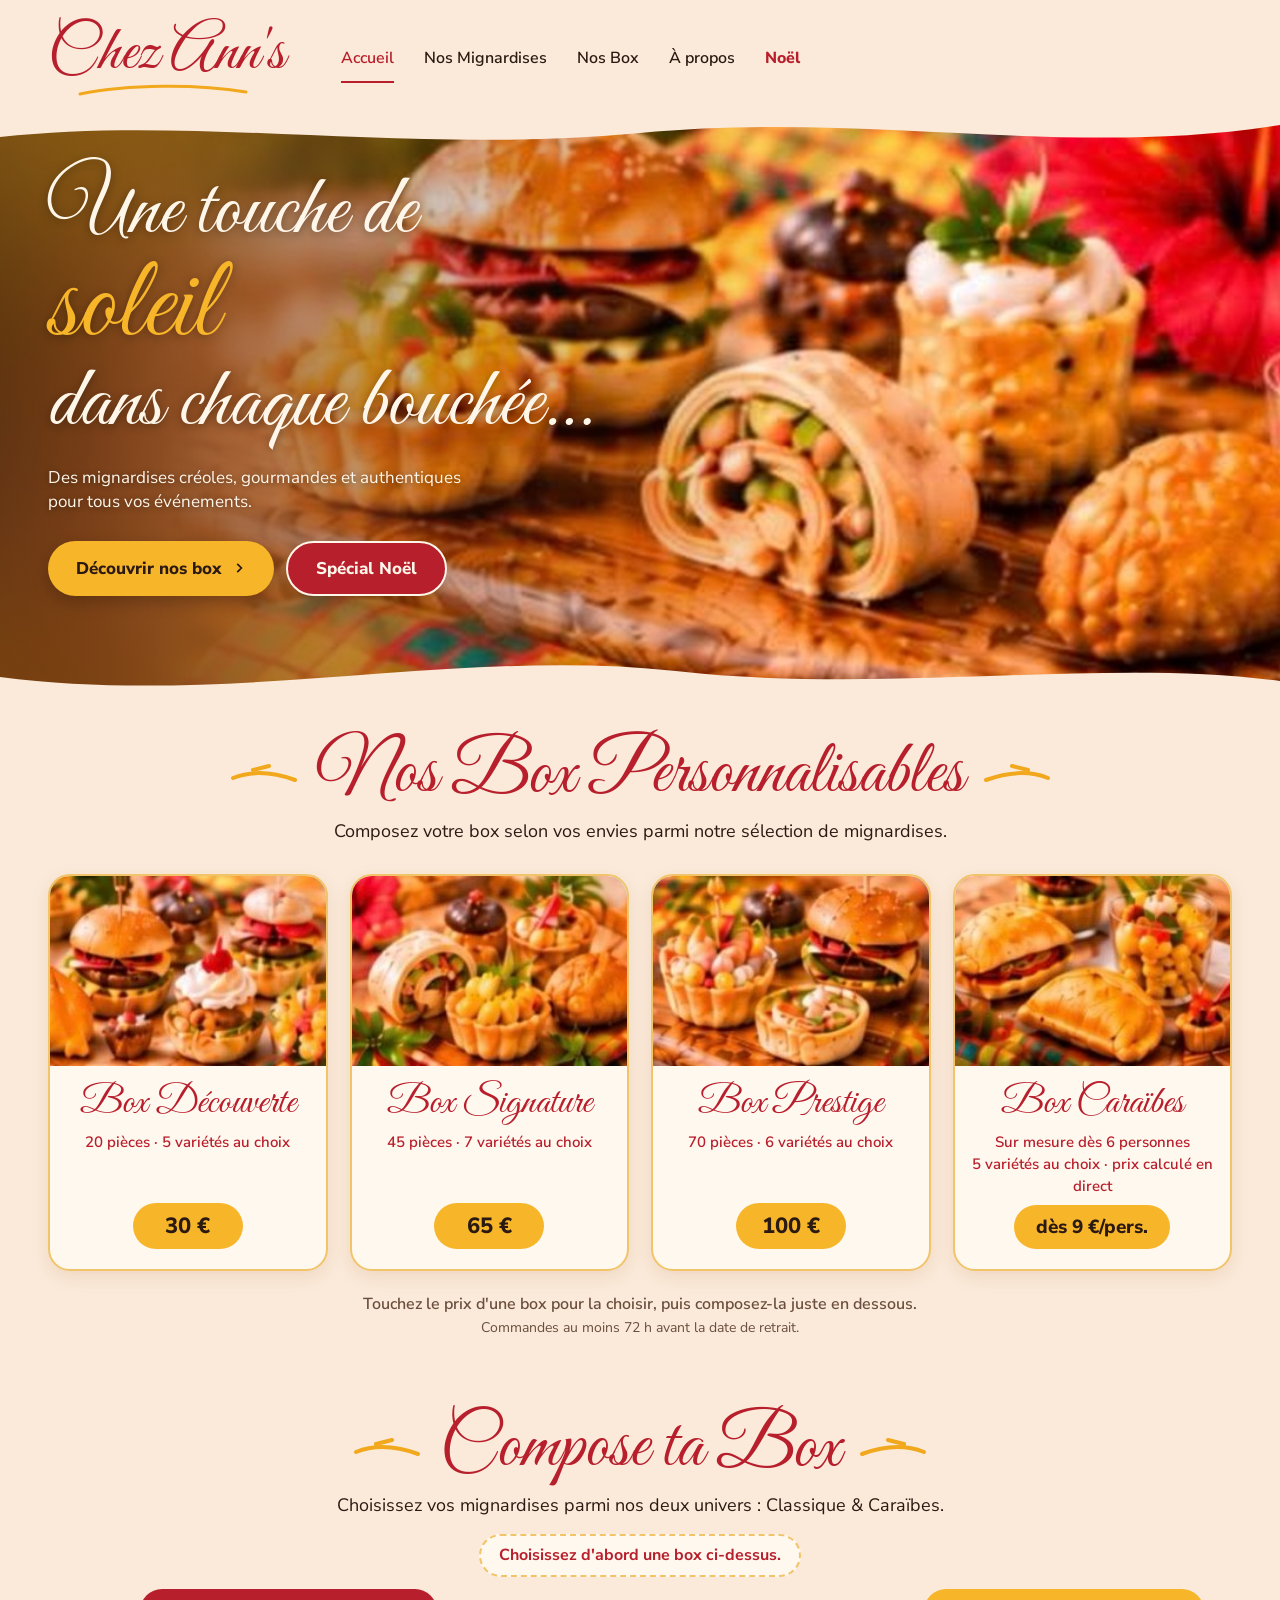
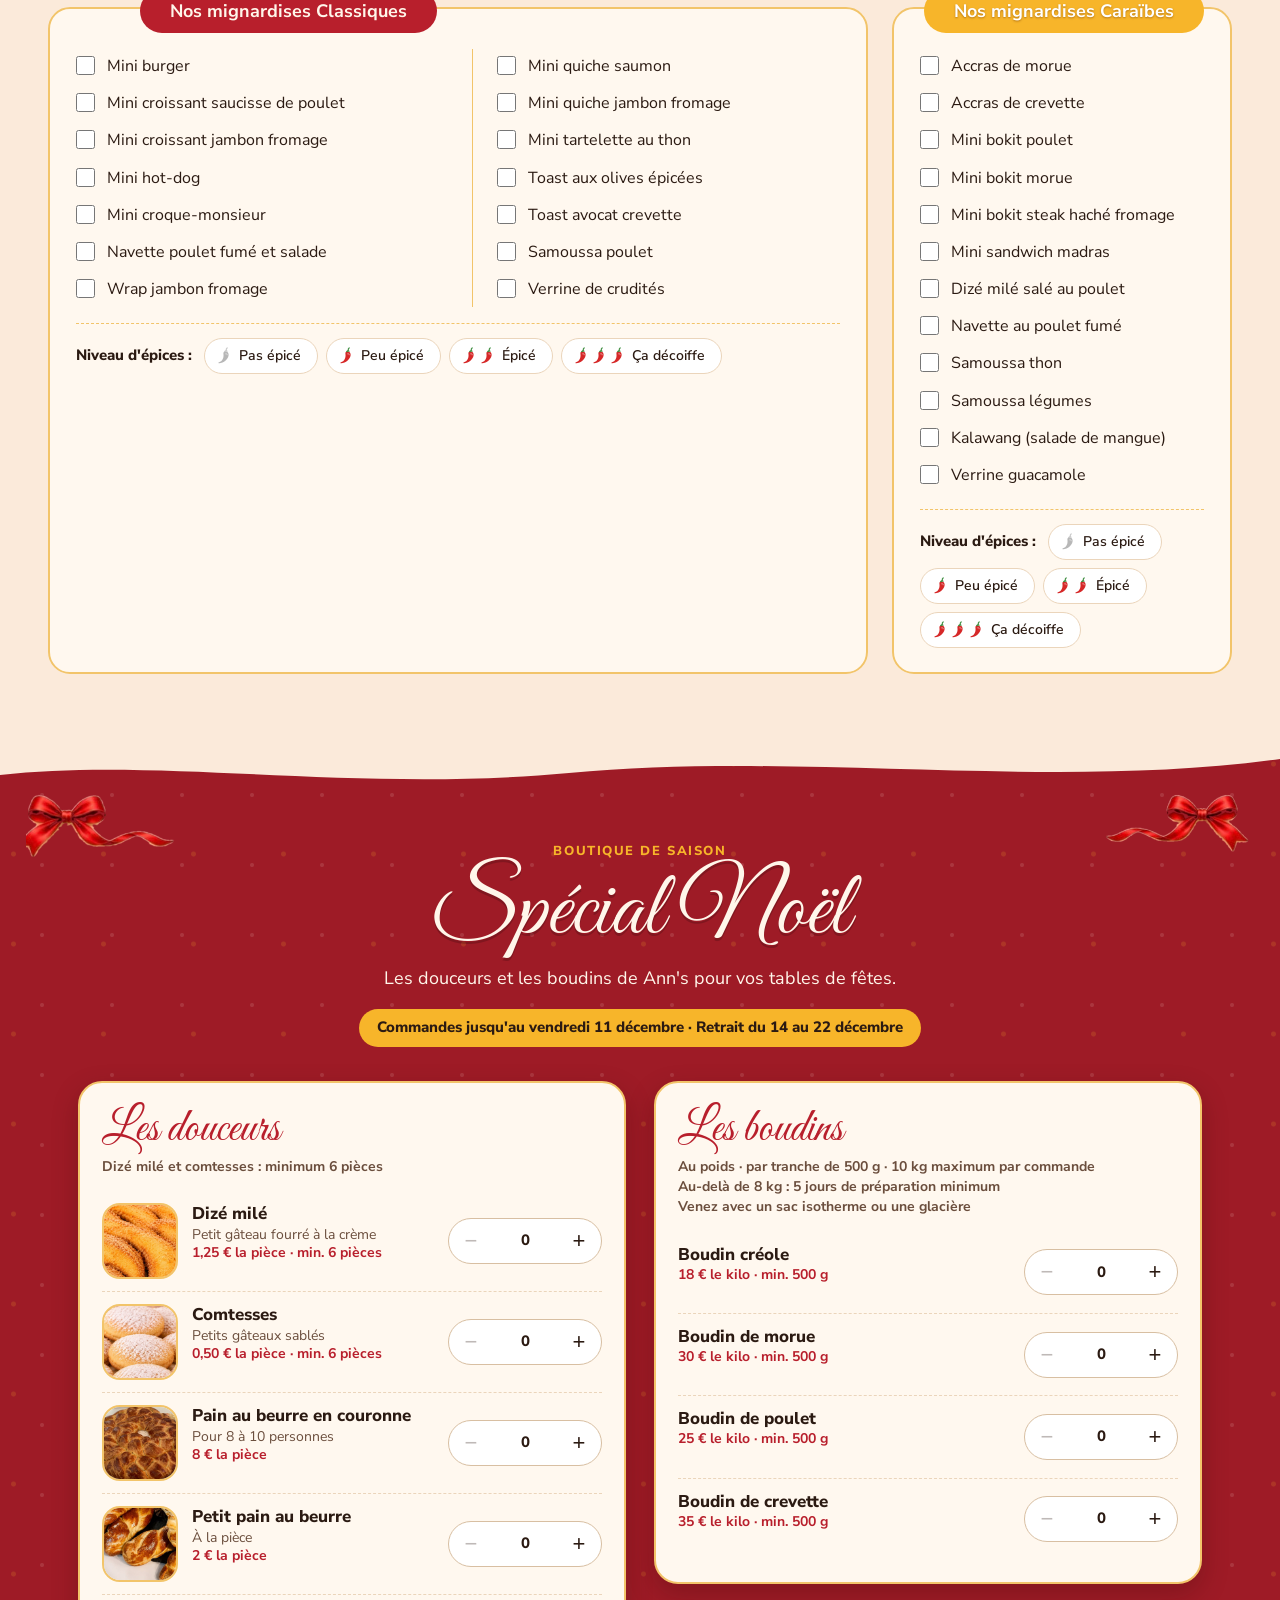
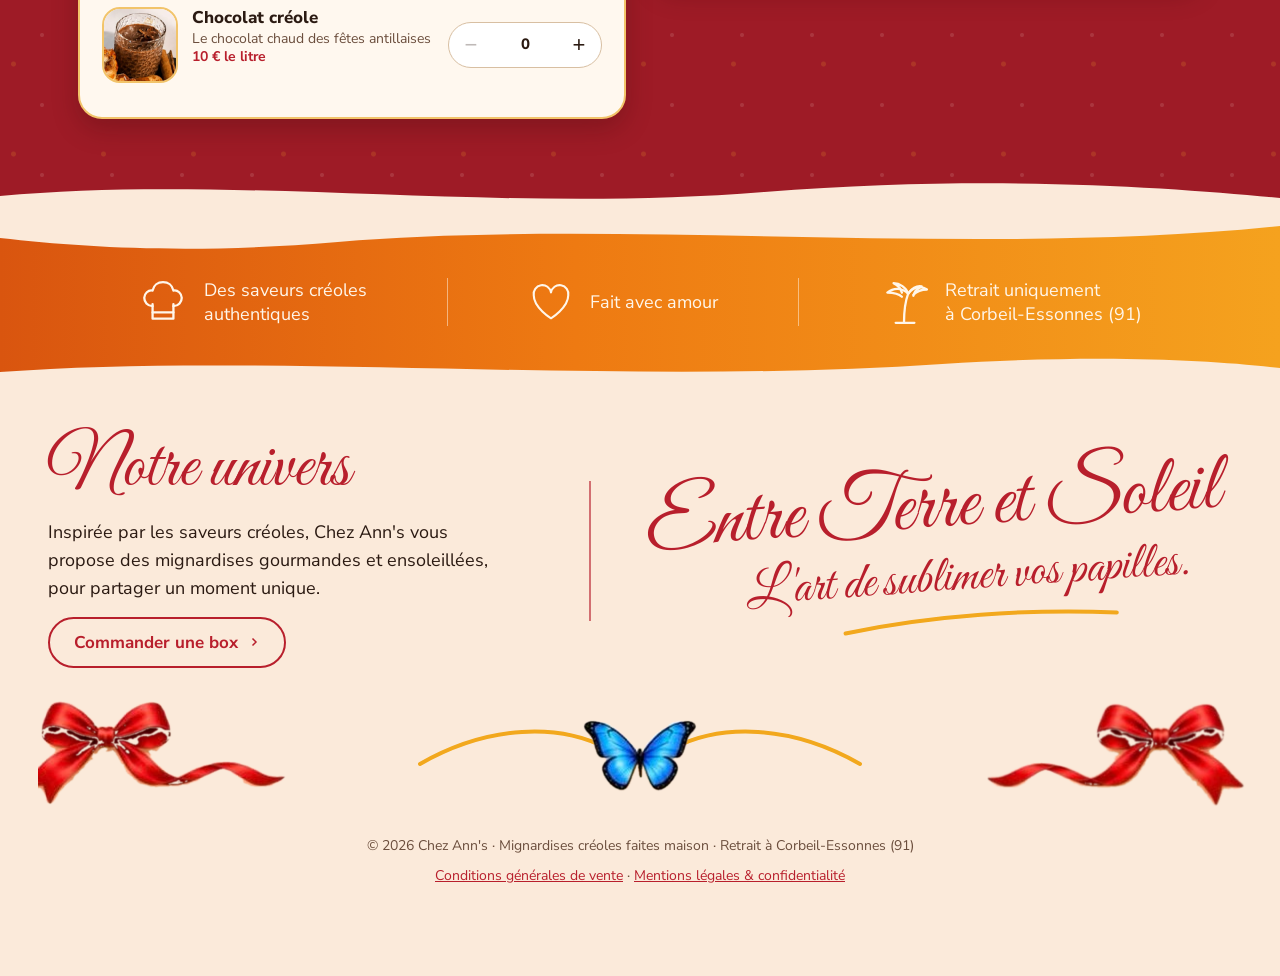
<file: index.html>
<!doctype html>
<html lang="fr">
<head>
  <meta charset="utf-8">
  <meta name="viewport" content="width=device-width, initial-scale=1">
  <title>Chez Ann's — Mignardises créoles en box</title>
  <meta name="description" content="Box de mignardises créoles faites maison : Découverte, Signature, Prestige et Caraïbes. Commande en ligne avec acompte ou paiement complet, retrait à Corbeil-Essonnes (91).">
  <meta property="og:title" content="Chez Ann's — Une touche de soleil dans chaque bouchée">
  <meta property="og:description" content="Box de mignardises créoles faites maison. Commandez en ligne, retrait à Corbeil-Essonnes (91).">
  <meta property="og:image" content="images/hero.jpg">
  <link rel="preconnect" href="https://fonts.googleapis.com">
  <link rel="preconnect" href="https://fonts.gstatic.com" crossorigin>
  <link href="https://fonts.googleapis.com/css2?family=Great+Vibes&family=Nunito+Sans:wght@400;600;700;800&display=swap" rel="stylesheet">
  <link rel="stylesheet" href="css/style.css">
</head>
<body>
<svg width="0" height="0" style="position:absolute" aria-hidden="true">
  <symbol id="chili" viewBox="0 0 24 24">
    <path d="M12.5 6.2c3-1.2 6.4.8 5.6 5.2-.9 5-6.2 10.3-12.6 10.4-1.2 0-1.3-1.2-.2-1.5 4.3-1.2 6.2-5.3 6.1-9.3 0-2.6-.9-3.8 1.1-4.8z" fill="#D62828"/>
    <path d="M12 6.6c.4-1.6 1.6-2.4 3.2-2.2.9.1 1.8.7 2 1.6-1.4-.2-2.8.1-3.6 1" fill="#3E8E41"/>
    <path d="M15 4.4c-.2-1.3.2-2.5 1.2-3.2" fill="none" stroke="#3E8E41" stroke-width="1.6" stroke-linecap="round"/>
    <path d="M14.2 9c1.2-.4 2.2.2 2.1 1.4" fill="none" stroke="#fff" stroke-opacity=".55" stroke-width="1.2" stroke-linecap="round"/>
  </symbol>
</svg>

<header class="topbar">
  <a href="#accueil" class="logo">
    <span class="logo__name">Chez Ann's</span>
    <svg class="logo__swoosh" width="170" height="14" viewBox="0 0 170 14" aria-hidden="true"><path d="M2 10 C 50 0, 120 0, 168 8"/></svg>
  </a>
  <nav class="nav" aria-label="Navigation principale">
    <a href="#accueil" class="is-active">Accueil</a>
    <a href="#compose">Nos Mignardises</a>
    <a href="#box">Nos Box</a>
    <a href="#univers">À propos</a>
    <a href="#noel" class="nav__noel" hidden>Noël</a>
  </nav>
</header>

<main>
  <!-- HERO -->
  <section id="accueil" class="hero">
    <img class="hero__img" src="images/hero.jpg" alt="Plateau de mignardises créoles sur nappe madras, avec une fleur d'hibiscus">
    <div class="hero__shade" aria-hidden="true"></div>
    <svg class="wave wave--top" viewBox="0 0 1440 60" preserveAspectRatio="none" aria-hidden="true"><path d="M0 0 H1440 V18 C 1200 52, 980 4, 720 26 C 460 48, 220 8, 0 30 Z"/></svg>
    <svg class="wave wave--bottom" viewBox="0 0 1440 70" preserveAspectRatio="none" aria-hidden="true"><path d="M0 40 C 260 70, 520 10, 760 34 C 1000 58, 1240 20, 1440 44 V70 H0 Z"/></svg>
    <div class="hero__content">
      <h1 class="hero__title">Une touche de<br><span>soleil</span><br>dans chaque bouchée…</h1>
      <p class="hero__text">Des mignardises créoles, gourmandes et authentiques pour tous vos événements.</p>
      <div class="hero__ctas">
      <a href="#box" class="btn btn--gold">Découvrir nos box
        <svg width="14" height="14" viewBox="0 0 24 24" aria-hidden="true"><path d="M9 5l7 7-7 7"/></svg></a>
      <a href="#noel" class="btn btn--noel" id="hero-noel" hidden>Spécial Noël</a>
      </div>
    </div>
  </section>

  <!-- NOS BOX -->
  <section id="box" class="section">
    <div class="section__head">
      <div class="script-title">
        <svg class="flourish" viewBox="0 0 70 22" aria-hidden="true"><path d="M4 14 C 24 6, 44 8, 66 16"/><path d="M24 6 L 40 2"/></svg>
        <h2>Nos Box Personnalisables</h2>
        <svg class="flourish flourish--flip" viewBox="0 0 70 22" aria-hidden="true"><path d="M4 14 C 24 6, 44 8, 66 16"/><path d="M24 6 L 40 2"/></svg>
      </div>
      <p>Composez votre box selon vos envies parmi notre sélection de mignardises.</p>
    </div>

    <div class="box-grid">
      <article class="box-card" data-box="decouverte" data-name="Box Découverte" data-price="30" data-max="5" data-pieces="20">
        <img src="images/box-decouverte.jpg" alt="Box Découverte : mini burgers, tartelettes et verrines" loading="lazy">
        <div class="box-card__body">
          <span class="box-card__check" aria-hidden="true">✓ Choisie</span>
          <h3>Box Découverte</h3>
          <p>20 pièces · 5 variétés au choix</p>
          <button type="button" class="pill" aria-pressed="false" aria-label="Choisir la Box Découverte, 30 €">30 €</button>
        </div>
      </article>
      <article class="box-card" data-box="signature" data-name="Box Signature" data-price="65" data-max="7" data-pieces="45">
        <img src="images/box-signature.jpg" alt="Box Signature : wraps, tartelettes et pâtés" loading="lazy">
        <div class="box-card__body">
          <span class="box-card__check" aria-hidden="true">✓ Choisie</span>
          <h3>Box Signature</h3>
          <p>45 pièces · 7 variétés au choix</p>
          <button type="button" class="pill" aria-pressed="false" aria-label="Choisir la Box Signature, 65 €">65 €</button>
        </div>
      </article>
      <article class="box-card" data-box="prestige" data-name="Box Prestige" data-price="100" data-max="6" data-pieces="70">
        <img src="images/box-prestige.jpg" alt="Box Prestige : grand assortiment de mignardises" loading="lazy">
        <div class="box-card__body">
          <span class="box-card__check" aria-hidden="true">✓ Choisie</span>
          <h3>Box Prestige</h3>
          <p>70 pièces · 6 variétés au choix</p>
          <button type="button" class="pill" aria-pressed="false" aria-label="Choisir la Box Prestige, 100 €">100 €</button>
        </div>
      </article>
      <article class="box-card" data-box="caraibes" data-name="Box Caraïbes" data-price="" data-max="5" data-only="caraibes" data-custom="1">
        <img src="images/box-caraibes.jpg" alt="Box Caraïbes : bokits, pâtés et verrines créoles" loading="lazy">
        <div class="box-card__body">
          <span class="box-card__check" aria-hidden="true">✓ Choisie</span>
          <h3>Box Caraïbes</h3>
          <p>Sur mesure dès 6 personnes<br>5 variétés au choix · prix calculé en direct</p>
          <button type="button" class="pill pill--small" aria-pressed="false" aria-label="Choisir la Box Caraïbes, dès 9 € par personne">dès 9 €/pers.</button>
        </div>
      </article>
    </div>
    <p class="hint-line">Touchez le prix d'une box pour la choisir, puis composez-la juste en dessous.<br><span class="hint-line__small">Commandes au moins 72 h avant la date de retrait.</span></p>
  </section>

  <!-- COMPOSE TA BOX -->
  <section id="compose" class="section section--compose">
    <div class="section__head">
      <div class="script-title">
        <svg class="flourish" viewBox="0 0 70 22" aria-hidden="true"><path d="M4 14 C 24 6, 44 8, 66 16"/><path d="M24 6 L 40 2"/></svg>
        <h2>Compose ta Box</h2>
        <svg class="flourish flourish--flip" viewBox="0 0 70 22" aria-hidden="true"><path d="M4 14 C 24 6, 44 8, 66 16"/><path d="M24 6 L 40 2"/></svg>
      </div>
      <p>Choisissez vos mignardises parmi nos deux univers : Classique &amp; Caraïbes.</p>
      <p class="compose-status" id="compose-status" aria-live="polite">Choisissez d'abord une box ci-dessus.</p>
    </div>

    <div class="menus">
      <fieldset class="menu menu--classique" data-univers="classique">
        <legend>Nos mignardises Classiques</legend>
        <p class="menu__locked">Non disponible avec la Box Caraïbes</p>
        <div class="menu__cols">
          <div class="menu__col">
            <label><input type="checkbox" value="mini-burger" data-univers="classique"> Mini burger</label>
            <label><input type="checkbox" value="mini-croissant-poulet" data-univers="classique"> Mini croissant saucisse de poulet</label>
            <label><input type="checkbox" value="mini-croissant-jambon" data-univers="classique"> Mini croissant jambon fromage</label>
            <label><input type="checkbox" value="mini-hot-dog" data-univers="classique"> Mini hot-dog</label>
            <label><input type="checkbox" value="mini-croque" data-univers="classique"> Mini croque-monsieur</label>
            <label><input type="checkbox" value="navette-poulet-salade" data-univers="classique"> Navette poulet fumé et salade</label>
            <label><input type="checkbox" value="wrap-jambon-fromage" data-univers="classique"> Wrap jambon fromage</label>
          </div>
          <div class="menu__col menu__col--sep">
            <label><input type="checkbox" value="mini-quiche-saumon" data-univers="classique"> Mini quiche saumon</label>
            <label><input type="checkbox" value="mini-quiche-jambon" data-univers="classique"> Mini quiche jambon fromage</label>
            <label><input type="checkbox" value="tartelette-thon" data-univers="classique"> Mini tartelette au thon</label>
            <label><input type="checkbox" value="toast-olives" data-univers="classique"> Toast aux olives épicées</label>
            <label><input type="checkbox" value="toast-avocat-crevette" data-univers="classique"> Toast avocat crevette</label>
            <label><input type="checkbox" value="samoussa-poulet" data-univers="classique"> Samoussa poulet</label>
            <label><input type="checkbox" value="verrine-crudites" data-univers="classique"> Verrine de crudités</label>
          </div>
        </div>
        <div class="spice-mini" id="spice" role="radiogroup" aria-labelledby="spice-title">
          <span class="spice-mini__title" id="spice-title">Niveau d'épices :</span>
          <label class="spice-mini__opt"><input type="radio" name="spice" value="0"><span class="spice-mini__ic spice-mini__ic--off"><svg class="chili" aria-hidden="true"><use href="#chili"/></svg></span>Pas épicé</label>
          <label class="spice-mini__opt"><input type="radio" name="spice" value="1"><span class="spice-mini__ic"><svg class="chili" aria-hidden="true"><use href="#chili"/></svg></span>Peu épicé</label>
          <label class="spice-mini__opt"><input type="radio" name="spice" value="2"><span class="spice-mini__ic"><svg class="chili" aria-hidden="true"><use href="#chili"/></svg><svg class="chili" aria-hidden="true"><use href="#chili"/></svg></span>Épicé</label>
          <label class="spice-mini__opt"><input type="radio" name="spice" value="3"><span class="spice-mini__ic"><svg class="chili" aria-hidden="true"><use href="#chili"/></svg><svg class="chili" aria-hidden="true"><use href="#chili"/></svg><svg class="chili" aria-hidden="true"><use href="#chili"/></svg></span>Ça décoiffe</label>
        </div>
      </fieldset>

      <fieldset class="menu menu--caraibes" data-univers="caraibes">
        <legend>Nos mignardises Caraïbes</legend>
        <div class="carib-persons" id="carib-persons" hidden>
          <div class="carib-persons__txt">
            <strong>Nombre de personnes</strong>
            <small>6 pièces par personne · dès 6 personnes</small>
          </div>
          <div class="stepper">
            <button type="button" id="carib-minus" aria-label="Une personne de moins">−</button>
            <output id="carib-n" aria-live="polite">10</output>
            <button type="button" id="carib-plus" aria-label="Une personne de plus">+</button>
          </div>
        </div>
        <p class="carib-help" id="carib-help" hidden>Cochez jusqu'à 5 mignardises : les quantités se répartissent toutes seules, puis ajustez-les avec + et −.</p>
        <div class="menu__col" id="carib-list">
          <label><input type="checkbox" value="accras-morue" data-univers="caraibes"> Accras de morue</label>
          <label><input type="checkbox" value="accras-crevette" data-univers="caraibes"> Accras de crevette</label>
          <label><input type="checkbox" value="mini-bokit-poulet" data-univers="caraibes"> Mini bokit poulet</label>
          <label><input type="checkbox" value="mini-bokit-morue" data-univers="caraibes"> Mini bokit morue</label>
          <label><input type="checkbox" value="mini-bokit-steak" data-univers="caraibes"> Mini bokit steak haché fromage</label>
          <label><input type="checkbox" value="sandwich-madras" data-univers="caraibes"> Mini sandwich madras</label>
          <label><input type="checkbox" value="dize-mile" data-univers="caraibes"> Dizé milé salé au poulet</label>
          <label><input type="checkbox" value="navette-poulet-fume" data-univers="caraibes"> Navette au poulet fumé</label>
          <label><input type="checkbox" value="samoussa-thon" data-univers="caraibes"> Samoussa thon</label>
          <label><input type="checkbox" value="samoussa-legumes" data-univers="caraibes"> Samoussa légumes</label>
          <label><input type="checkbox" value="kalawang" data-univers="caraibes"> Kalawang (salade de mangue)</label>
          <label><input type="checkbox" value="verrine-guacamole" data-univers="caraibes"> Verrine guacamole</label>
        </div>
      <div class="carib-total" id="carib-total" hidden>
        <div class="carib-total__line"><span id="carib-pieces">0 pièce</span><strong id="carib-price">0 €</strong></div>
        <div class="carib-total__sub" id="carib-sub"></div>
        <a class="carib-total__contact" href="mailto:chezanns.commandes@gmail.com?subject=Grand%20%C3%A9v%C3%A9nement">Un mariage, plus de 150 personnes ? Contactez Annie</a>
      </div>
      <div class="spice-mini" id="spice-caraibes" role="radiogroup" aria-labelledby="spice-caraibes-title">
          <span class="spice-mini__title" id="spice-caraibes-title">Niveau d'épices :</span>
          <label class="spice-mini__opt"><input type="radio" name="spice_caraibes" value="0"><span class="spice-mini__ic spice-mini__ic--off"><svg class="chili" aria-hidden="true"><use href="#chili"/></svg></span>Pas épicé</label>
          <label class="spice-mini__opt"><input type="radio" name="spice_caraibes" value="1"><span class="spice-mini__ic"><svg class="chili" aria-hidden="true"><use href="#chili"/></svg></span>Peu épicé</label>
          <label class="spice-mini__opt"><input type="radio" name="spice_caraibes" value="2"><span class="spice-mini__ic"><svg class="chili" aria-hidden="true"><use href="#chili"/></svg><svg class="chili" aria-hidden="true"><use href="#chili"/></svg></span>Épicé</label>
          <label class="spice-mini__opt"><input type="radio" name="spice_caraibes" value="3"><span class="spice-mini__ic"><svg class="chili" aria-hidden="true"><use href="#chili"/></svg><svg class="chili" aria-hidden="true"><use href="#chili"/></svg><svg class="chili" aria-hidden="true"><use href="#chili"/></svg></span>Ça décoiffe</label>
        </div>
      </fieldset>
    </div>

  </section>

  <!-- SPÉCIAL NOËL -->
  <section id="noel" class="noel" hidden>
    <svg class="noel__wave noel__wave--top" viewBox="0 0 1440 50" preserveAspectRatio="none" aria-hidden="true"><path d="M0 0 H1440 V14 C 1180 46, 900 6, 640 28 C 400 48, 180 12, 0 30 Z"/></svg>
    <svg class="noel__wave noel__wave--bottom" viewBox="0 0 1440 50" preserveAspectRatio="none" aria-hidden="true"><path d="M0 26 C 260 4, 560 44, 860 22 C 1120 4, 1320 18, 1440 28 V50 H0 Z"/></svg>
    <img class="noel__bow noel__bow--left" src="images/noeud-gauche.png" alt="">
    <img class="noel__bow noel__bow--right" src="images/noeud-droit.png" alt="">
    <div class="noel__inner">
      <div class="noel__head">
        <span class="noel__tag">Boutique de saison</span>
        <h2>Spécial Noël</h2>
        <p>Les douceurs et les boudins de Ann's pour vos tables de fêtes.</p>
        <p class="noel__dates" id="noel-dates"></p>
      </div>

      <p class="noel__closed" id="noel-closed" hidden>Les commandes de Noël sont closes. Merci à tous et joyeuses fêtes !</p>

      <div class="noel__groups" id="noel-groups">
        <div class="noel__group">
          <h3>Les douceurs</h3>
          <p class="noel__rule">Dizé milé et comtesses : minimum 6 pièces</p>
          <div class="noel__list" id="noel-douceurs"></div>
        </div>
        <div class="noel__group">
          <h3>Les boudins</h3>
          <p class="noel__rule">Au poids · par tranche de 500 g · 10 kg maximum par commande<br>Au-delà de 8 kg : 5 jours de préparation minimum<br>Venez avec un sac isotherme ou une glacière</p>
          <div class="noel__list" id="noel-boudins"></div>
          <div class="spice-mini spice-mini--noel" id="noel-spice" role="radiogroup" aria-labelledby="noel-spice-title">
            <span class="spice-mini__title" id="noel-spice-title">Épices des boudins :</span>
            <label class="spice-mini__opt"><input type="radio" name="noel_spice" value="0"><span class="spice-mini__ic spice-mini__ic--off"><svg class="chili" aria-hidden="true"><use href="#chili"/></svg></span>Pas épicé</label>
            <label class="spice-mini__opt"><input type="radio" name="noel_spice" value="1"><span class="spice-mini__ic"><svg class="chili" aria-hidden="true"><use href="#chili"/></svg></span>Peu épicé</label>
            <label class="spice-mini__opt"><input type="radio" name="noel_spice" value="2"><span class="spice-mini__ic"><svg class="chili" aria-hidden="true"><use href="#chili"/></svg><svg class="chili" aria-hidden="true"><use href="#chili"/></svg></span>Épicé</label>
            <label class="spice-mini__opt"><input type="radio" name="noel_spice" value="3"><span class="spice-mini__ic"><svg class="chili" aria-hidden="true"><use href="#chili"/></svg><svg class="chili" aria-hidden="true"><use href="#chili"/></svg><svg class="chili" aria-hidden="true"><use href="#chili"/></svg></span>Ça décoiffe</label>
          </div>
          <div class="spice-mini spice-mini--noel" id="noel-state" role="radiogroup" aria-labelledby="noel-state-title" hidden>
            <span class="spice-mini__title" id="noel-state-title">Vos boudins :</span>
            <label class="spice-mini__opt"><input type="radio" name="noel_state" value="congele" checked><svg class="state-ic" viewBox="0 0 24 24" aria-hidden="true"><path d="M12 2v20M4.9 7l14.2 10M4.9 17L19.1 7M9 4l3 2 3-2M9 20l3-2 3 2"/></svg>Congelés</label>
            <label class="spice-mini__opt"><input type="radio" name="noel_state" value="frais"><svg class="state-ic" viewBox="0 0 24 24" aria-hidden="true"><path d="M5 19c8 0 14-6 14-14-8 0-14 6-14 14z"/><path d="M5 19l7-7"/></svg>Frais, préparés sur demande</label>
          </div>
        </div>
      </div>
    </div>
  </section>

  <!-- BANDEAU -->
  <section class="band">
    <svg class="band__wave band__wave--top" viewBox="0 0 1440 40" preserveAspectRatio="none" aria-hidden="true"><path d="M0 0 H1440 V8 C 1100 40, 700 0, 380 24 C 220 36, 100 30, 0 20 Z"/></svg>
    <svg class="band__wave band__wave--bottom" viewBox="0 0 1440 40" preserveAspectRatio="none" aria-hidden="true"><path d="M0 26 C 300 6, 700 40, 1060 18 C 1240 8, 1360 14, 1440 22 V40 H0 Z"/></svg>
    <div class="band__inner">
      <div class="band__item">
        <svg width="50" height="50" viewBox="0 0 48 48" aria-hidden="true"><path d="M14 28c-5 0-8-4-8-8s4-8 8-7c1-5 5-8 10-8s9 3 10 8c4-1 8 3 8 7s-3 8-8 8"/><path d="M14 26v14h20V26"/><path d="M14 34h20"/></svg>
        <span>Des saveurs créoles<br>authentiques</span>
      </div>
      <span class="band__sep" aria-hidden="true"></span>
      <div class="band__item">
        <svg width="46" height="46" viewBox="0 0 48 48" aria-hidden="true"><path d="M24 41S6 30 6 17a9 9 0 0 1 18-3 9 9 0 0 1 18 3c0 13-18 24-18 24z"/></svg>
        <span>Fait avec amour</span>
      </div>
      <span class="band__sep" aria-hidden="true"></span>
      <div class="band__item">
        <svg width="50" height="50" viewBox="0 0 48 48" aria-hidden="true"><path d="M24 44c0-12 1-20 4-28"/><path d="M28 16c-6-6-14-6-20-1 6 0 11 1 14 4"/><path d="M28 16c5-7 13-8 18-4-6 0-10 2-13 5"/><path d="M28 16c-2-6-8-10-14-10 4 2 7 5 8 9"/><path d="M28 16c3-5 8-8 13-7-4 2-7 5-8 9"/><path d="M16 44h18"/></svg>
        <span>Retrait uniquement<br>à Corbeil-Essonnes (91)</span>
      </div>
    </div>
  </section>

  <!-- NOTRE UNIVERS -->
  <section id="univers" class="univers">
    <div class="univers__text">
      <h2>Notre univers</h2>
      <p>Inspirée par les saveurs créoles, Chez Ann's vous propose des mignardises gourmandes et ensoleillées, pour partager un moment unique.</p>
      <a href="#box" class="btn btn--outline">Commander une box
        <svg width="12" height="12" viewBox="0 0 24 24" aria-hidden="true"><path d="M9 5l7 7-7 7"/></svg></a>
    </div>
    <span class="univers__sep" aria-hidden="true"></span>
    <div class="univers__quote">
      <p class="univers__big">Entre Terre et Soleil</p>
      <p class="univers__small">L'art de sublimer vos papilles.</p>
      <svg width="280" height="20" viewBox="0 0 280 20" aria-hidden="true"><path d="M4 14 C 90 2, 190 2, 276 12"/></svg>
    </div>
  </section>
</main>

<footer class="footer">
  <div class="footer__deco" aria-hidden="true">
    <img class="footer__bow footer__bow--left" src="images/noeud-gauche.png" alt="">
    <svg class="footer__swoosh" viewBox="0 0 460 60"><path d="M10 50 C 80 10, 150 10, 196 34"/><path d="M450 50 C 380 10, 310 10, 264 34"/></svg>
    <img class="footer__fly" src="images/papillon.png" alt="">
    <img class="footer__bow footer__bow--right" src="images/noeud-droit.png" alt="">
  </div>
  <p class="footer__legal">© <span id="year"></span> Chez Ann's · Mignardises créoles faites maison · Retrait à Corbeil-Essonnes (91)<span id="footer-links"></span></p>
  <p class="footer__legal"><a href="cgv.html">Conditions générales de vente</a> · <a href="mentions-legales.html">Mentions légales &amp; confidentialité</a></p>
</footer>

<!-- Barre de commande (apparaît quand une box est choisie) -->
<div class="cartbar cartbar--noel" id="noelbar" hidden>
  <div class="cartbar__info">
    <strong>Commande de Noël · <span id="noelbar-total">0 €</span></strong>
    <span id="noelbar-count"></span>
  </div>
  <button type="button" class="btn btn--gold" id="noelbar-go">Commander</button>
</div>

<div class="cartbar" id="cartbar" hidden>
  <div class="cartbar__info">
    <strong id="cartbar-name">Box</strong>
    <span id="cartbar-count">0 variété choisie</span>
  </div>
  <button type="button" class="btn btn--red" id="cartbar-go" disabled>Valider ma box</button>
</div>

<!-- Fenêtre de commande -->
<dialog class="modal" id="order-dialog" aria-labelledby="order-title">
  <form id="order-form" class="modal__inner" novalidate>
    <button type="button" class="modal__close" data-close aria-label="Fermer">×</button>
    <h2 id="order-title" class="modal__title">Ma commande</h2>

    <div class="recap">
      <div class="recap__row">
        <strong id="recap-name">Box</strong>
        <div class="qty" id="qty-wrap">
          <button type="button" id="qty-minus" aria-label="Retirer une box">−</button>
          <output id="qty-value" aria-live="polite">1</output>
          <button type="button" id="qty-plus" aria-label="Ajouter une box">+</button>
        </div>
      </div>
      <ul class="recap__items" id="recap-items"></ul>
      <p class="recap__spice" id="recap-spice"></p>
      <div class="recap__money" id="recap-money">
        <div><span>Total</span><span id="recap-total">—</span></div>
        <div class="paychoice" role="radiogroup" aria-label="Mode de paiement">
          <label class="paychoice__opt"><input type="radio" name="pay_mode" value="acompte" checked><span class="paychoice__txt"><strong>Payer l'acompte (<span id="recap-pct"></span> %)</strong><small>Solde de <span id="recap-rest">—</span> à régler au retrait</small></span><b id="recap-deposit">—</b></label>
          <label class="paychoice__opt"><input type="radio" name="pay_mode" value="total"><span class="paychoice__txt"><strong>Payer la totalité</strong><small>Rien à régler au retrait</small></span><b id="recap-full">—</b></label>
        </div>
      </div>
      <p class="recap__quote" id="recap-quote" hidden>La Box Caraïbes est préparée sur devis : envoyez votre demande, Annie vous recontacte rapidement avec un prix.</p>
    </div>

    <div class="fields">
      <label>Prénom et nom *<input name="customer_name" autocomplete="name" required maxlength="80"></label>
      <label>Téléphone *<input name="phone" type="tel" autocomplete="tel" required maxlength="20" placeholder="06 00 00 00 00"></label>
      <label class="fields__full">E-mail *<input name="email" type="email" autocomplete="email" required maxlength="120" placeholder="vous@exemple.fr"></label>
      <label class="quote-only" hidden>Nombre de personnes *<input name="guests" type="number" min="1" max="500" inputmode="numeric"></label>
      <label><span id="date-label">Date de retrait *</span><input name="pickup_date" type="date" required></label>
      <div class="date-full fields__full" id="date-full" role="alert" hidden></div>
      <label>Créneau *<select name="pickup_slot" id="slot-select" required></select></label>
      <p class="fields__hint fields__full" id="date-hint">Commande au moins 72 h avant le retrait : premier jour possible le <strong id="date-min"></strong>.</p>
      <label class="fields__full">Allergies ou message pour Annie<textarea name="notes" rows="3" maxlength="500" placeholder="Ex. sans piment pour les enfants, c'est pour un anniversaire…"></textarea></label>
    </div>

    <p class="pickup-note"><strong>Retrait :</strong> <span id="pickup-place"></span>. <span id="pickup-info"></span></p>
    <p class="cold-note"><svg class="state-ic" viewBox="0 0 24 24" aria-hidden="true"><path d="M12 2v20M4.9 7l14.2 10M4.9 17L19.1 7M9 4l3 2 3-2M9 20l3-2 3 2"/></svg><span><strong>Chaîne du froid :</strong> pensez à venir avec un <strong>sac isotherme</strong> (ou une glacière pour les boudins congelés).</span></p>
    <p class="cancel-note" id="cancel-note"><strong>Annulation :</strong> l'acompte n'est pas remboursable en cas d'annulation moins de 48 h avant la date de retrait prévue.</p>
    <label class="consent"><input type="checkbox" name="consent" required> <span><span id="consent-text">J'accepte les conditions générales de vente.</span> <a href="cgv.html" target="_blank" rel="noopener">Lire les CGV</a></span></label>

    <p class="form-error" id="form-error" role="alert" hidden></p>
    <button type="submit" class="btn btn--red btn--block" id="submit-btn">Payer l'acompte et réserver</button>
    <p class="secure"><svg width="16" height="16" viewBox="0 0 24 24" aria-hidden="true"><rect x="5" y="11" width="14" height="10" rx="2"/><path d="M8 11V8a4 4 0 0 1 8 0v3"/></svg> Paiement sécurisé par Stripe</p>
  </form>
</dialog>

<!-- Fenêtre de retour après paiement -->
<dialog class="modal" id="return-dialog" aria-labelledby="return-title">
  <div class="modal__inner modal__inner--center">
    <button type="button" class="modal__close" data-close aria-label="Fermer">×</button>
    <img src="images/papillon.png" alt="" class="return__fly">
    <h2 id="return-title" class="modal__title">Merci !</h2>
    <p id="return-text"></p>
    <button type="button" class="btn btn--gold" data-close>Retour au site</button>
  </div>
</dialog>

<dialog class="modal modal--photo" id="photo-dialog" aria-label="Photo du produit">
  <button type="button" class="modal__close" data-close aria-label="Fermer">×</button>
  <img id="photo-img" alt="">
</dialog>

<div class="toast" id="toast" role="status" aria-live="polite" hidden></div>

<script src="js/config.js"></script>
<script src="js/site.js"></script>
</body>
</html>
</file>
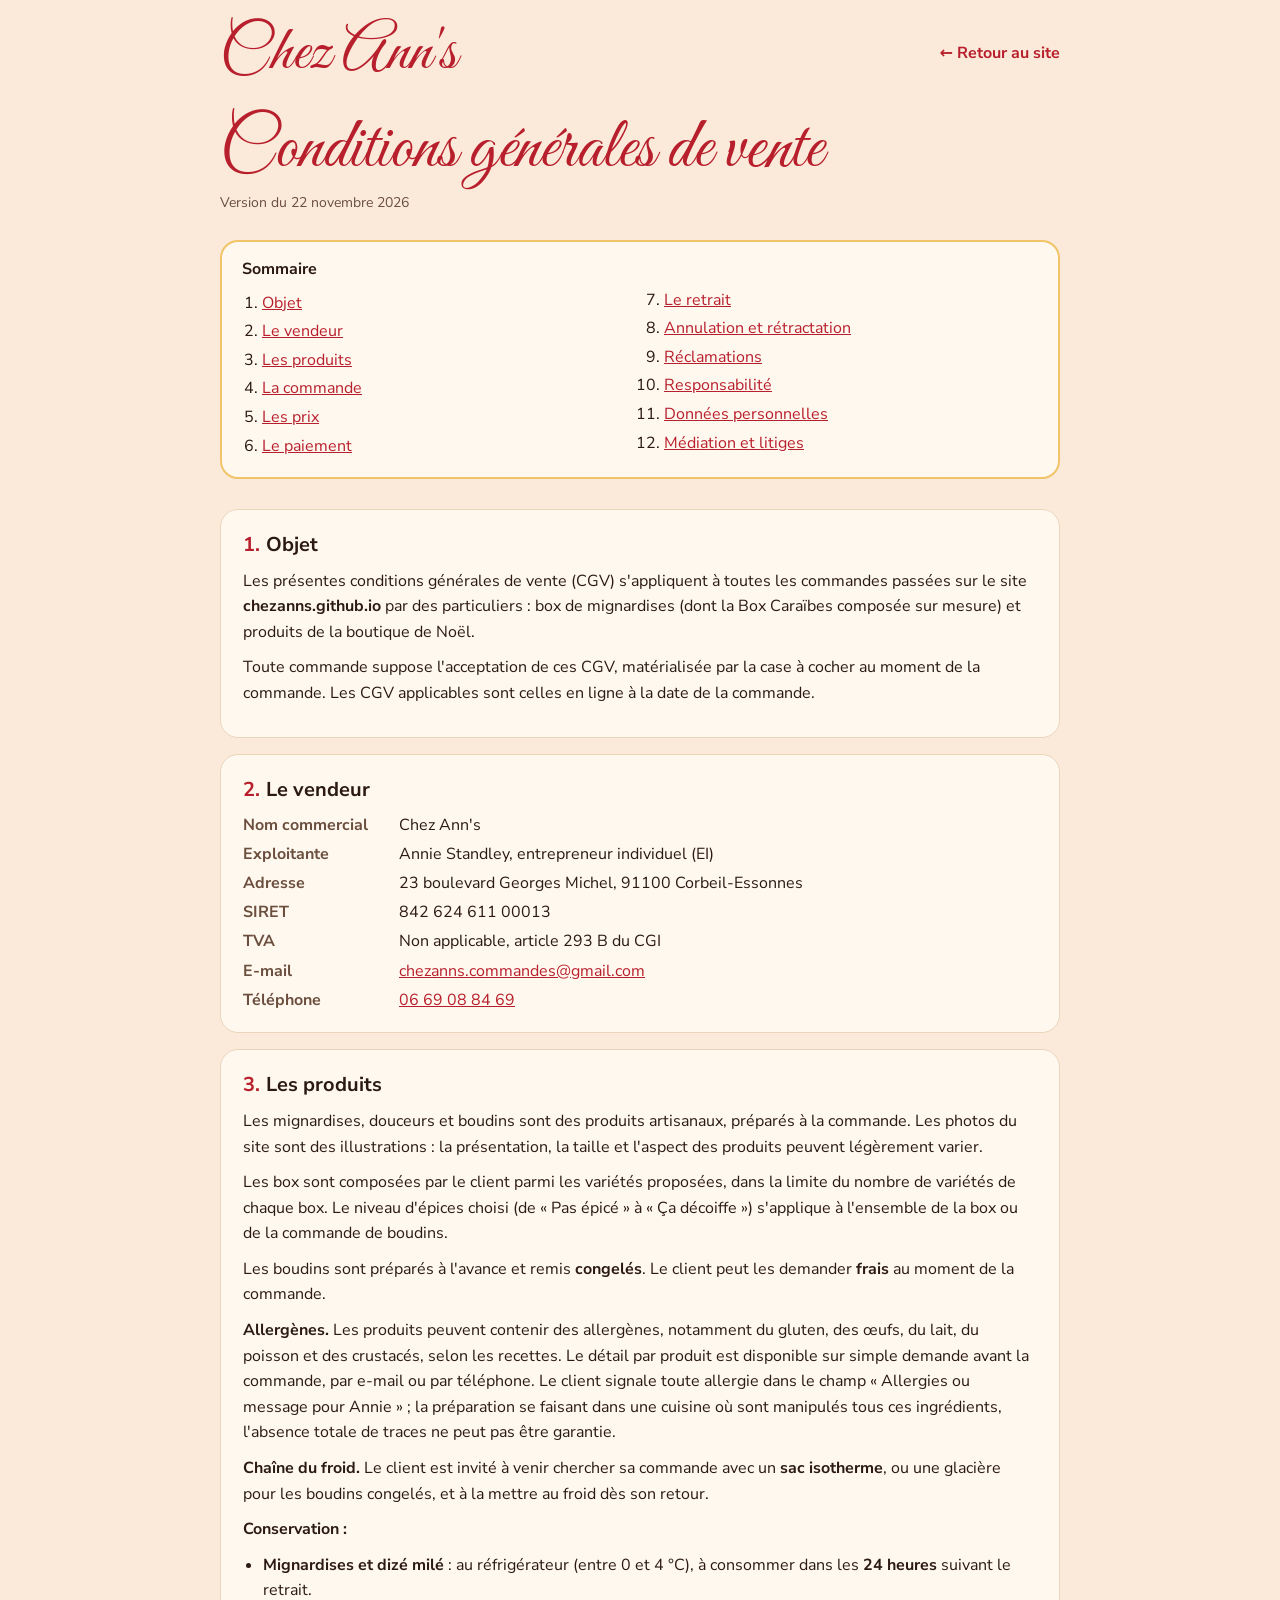
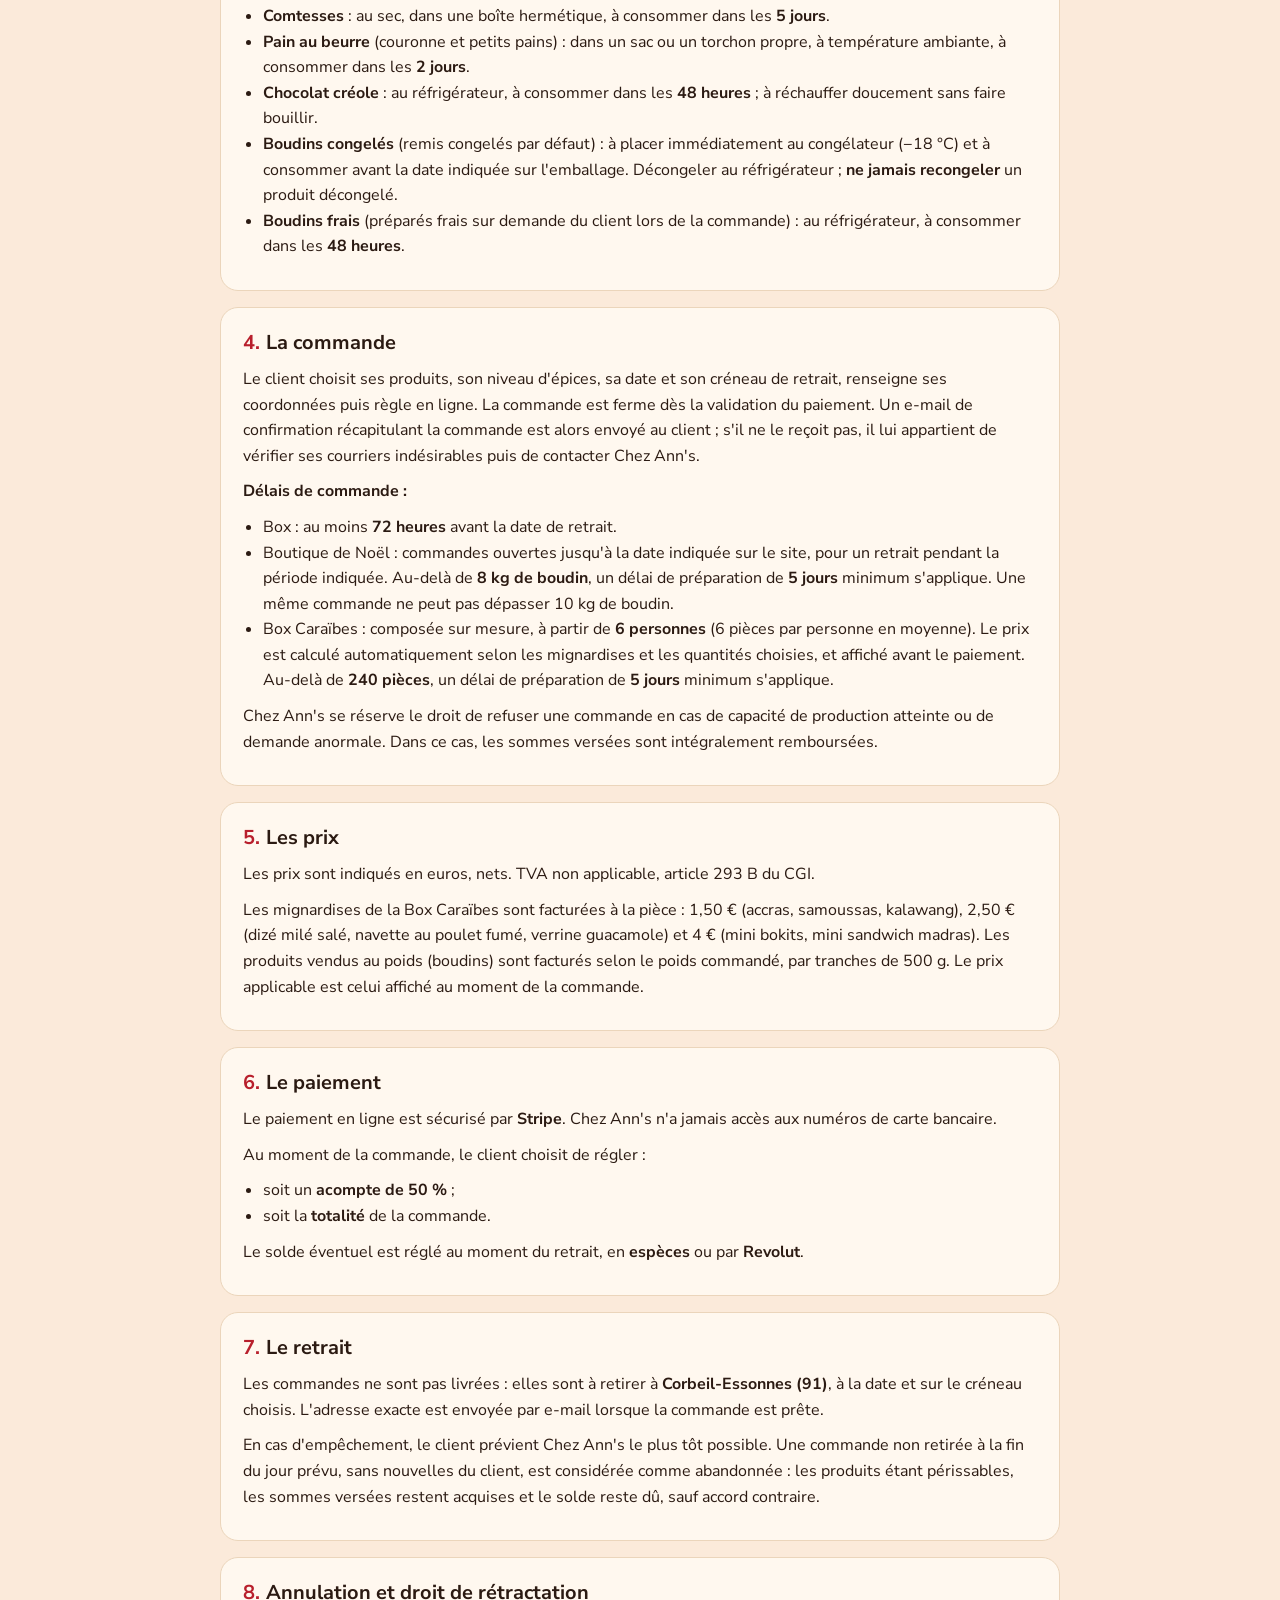
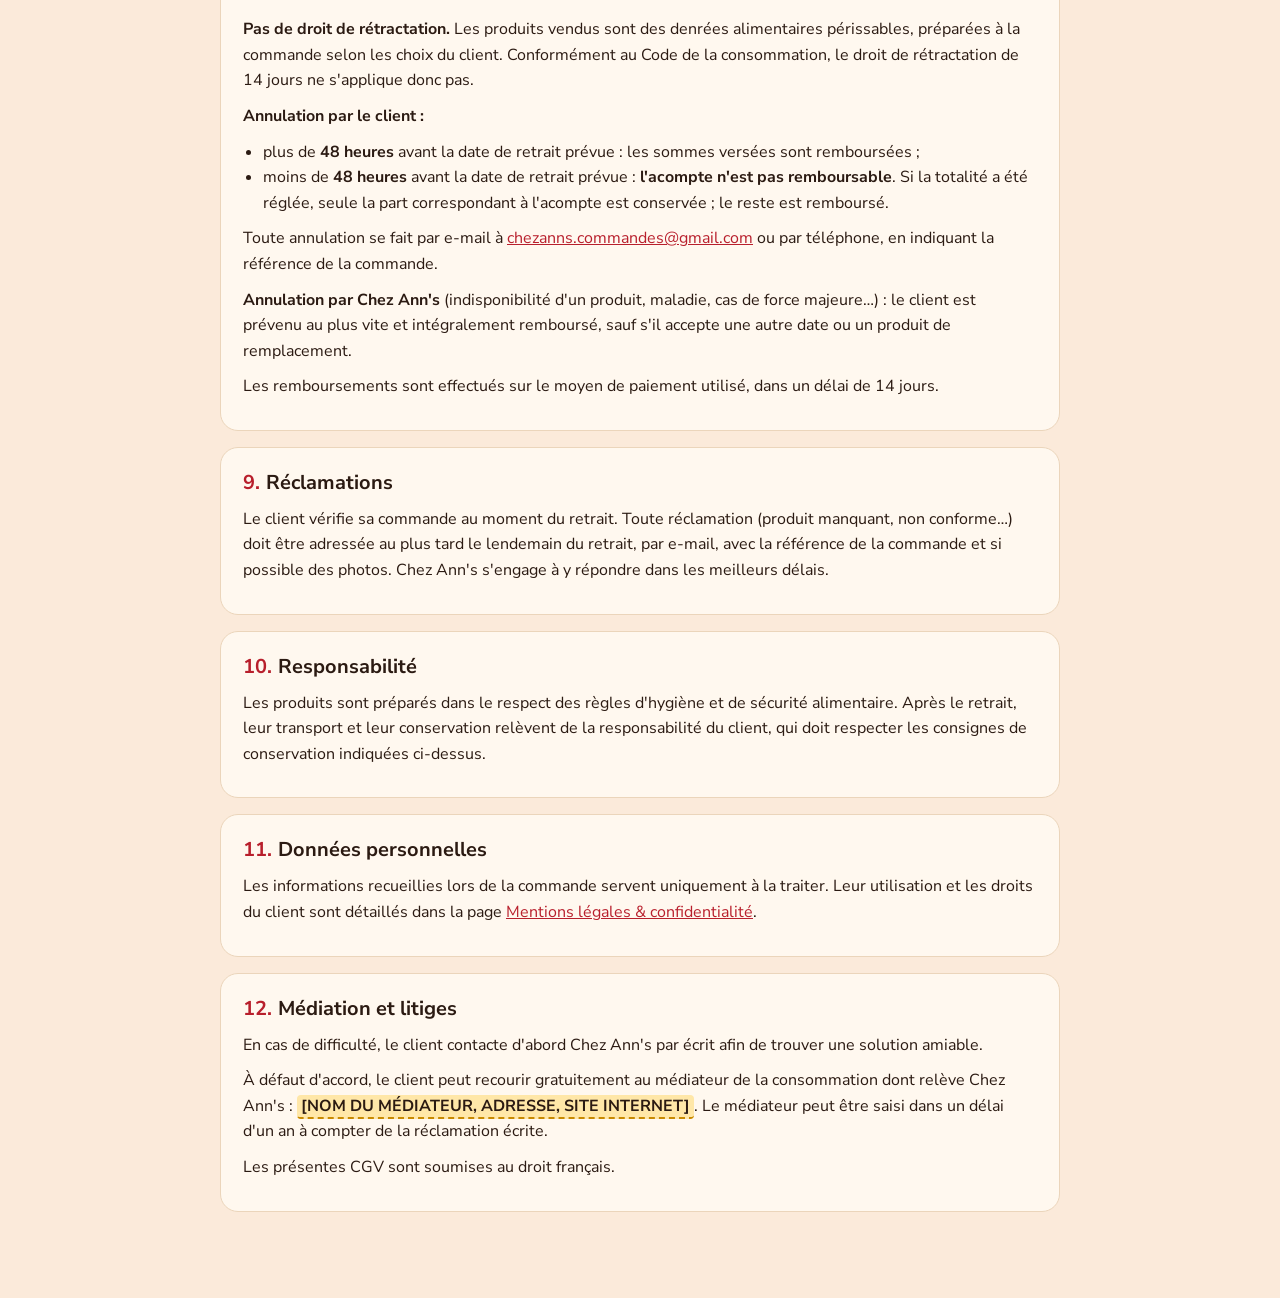
<file: cgv.html>
<!doctype html>
<html lang="fr">
<head>
  <meta charset="utf-8">
  <meta name="viewport" content="width=device-width, initial-scale=1">
  <title>Conditions générales de vente — Chez Ann's</title>
  <meta name="description" content="Conditions générales de vente des box de mignardises créoles et de la boutique de Noël Chez Ann's.">
  <link rel="preconnect" href="https://fonts.googleapis.com">
  <link rel="preconnect" href="https://fonts.gstatic.com" crossorigin>
  <link href="https://fonts.googleapis.com/css2?family=Great+Vibes&family=Nunito+Sans:wght@400;600;700;800&display=swap" rel="stylesheet">
  <link rel="stylesheet" href="css/style.css">
  <link rel="stylesheet" href="css/legal.css">
</head>
<body>
<header class="legal-top">
  <a href="index.html" class="logo"><span class="logo__name">Chez Ann's</span></a>
  <a href="index.html" class="back">← Retour au site</a>
</header>

<main class="legal">
  <h1>Conditions générales de vente</h1>
  <p class="updated">Version du 22 novembre 2026</p>

  <nav class="toc" aria-label="Sommaire">
    <strong>Sommaire</strong>
    <ol>
      <li><a href="#objet">Objet</a></li>
      <li><a href="#vendeur">Le vendeur</a></li>
      <li><a href="#produits">Les produits</a></li>
      <li><a href="#commande">La commande</a></li>
      <li><a href="#prix">Les prix</a></li>
      <li><a href="#paiement">Le paiement</a></li>
      <li><a href="#retrait">Le retrait</a></li>
      <li><a href="#annulation">Annulation et rétractation</a></li>
      <li><a href="#reclamations">Réclamations</a></li>
      <li><a href="#responsabilite">Responsabilité</a></li>
      <li><a href="#donnees">Données personnelles</a></li>
      <li><a href="#litiges">Médiation et litiges</a></li>
    </ol>
  </nav>

  <section id="objet">
    <h2><span>1.</span>Objet</h2>
    <p>Les présentes conditions générales de vente (CGV) s'appliquent à toutes les commandes passées sur le site <strong>chezanns.github.io</strong> par des particuliers : box de mignardises (dont la Box Caraïbes composée sur mesure) et produits de la boutique de Noël.</p>
    <p>Toute commande suppose l'acceptation de ces CGV, matérialisée par la case à cocher au moment de la commande. Les CGV applicables sont celles en ligne à la date de la commande.</p>
  </section>

  <section id="vendeur">
    <h2><span>2.</span>Le vendeur</h2>
    <dl>
      <dt>Nom commercial</dt><dd>Chez Ann's</dd>
      <dt>Exploitante</dt><dd>Annie Standley, entrepreneur individuel (EI)</dd>
      <dt>Adresse</dt><dd>23 boulevard Georges Michel, 91100 Corbeil-Essonnes</dd>
      <dt>SIRET</dt><dd>842 624 611 00013</dd>
      <dt>TVA</dt><dd>Non applicable, article 293 B du CGI</dd>
      <dt>E-mail</dt><dd><a href="mailto:chezanns.commandes@gmail.com">chezanns.commandes@gmail.com</a></dd>
      <dt>Téléphone</dt><dd><a href="tel:+33669088469">06 69 08 84 69</a></dd>
    </dl>
  </section>

  <section id="produits">
    <h2><span>3.</span>Les produits</h2>
    <p>Les mignardises, douceurs et boudins sont des produits artisanaux, préparés à la commande. Les photos du site sont des illustrations : la présentation, la taille et l'aspect des produits peuvent légèrement varier.</p>
    <p>Les box sont composées par le client parmi les variétés proposées, dans la limite du nombre de variétés de chaque box. Le niveau d'épices choisi (de « Pas épicé » à « Ça décoiffe ») s'applique à l'ensemble de la box ou de la commande de boudins.</p>
    <p>Les boudins sont préparés à l'avance et remis <strong>congelés</strong>. Le client peut les demander <strong>frais</strong> au moment de la commande.</p>
    <p><strong>Allergènes.</strong> Les produits peuvent contenir des allergènes, notamment du gluten, des œufs, du lait, du poisson et des crustacés, selon les recettes. Le détail par produit est disponible sur simple demande avant la commande, par e-mail ou par téléphone. Le client signale toute allergie dans le champ « Allergies ou message pour Annie » ; la préparation se faisant dans une cuisine où sont manipulés tous ces ingrédients, l'absence totale de traces ne peut pas être garantie.</p>
    <p><strong>Chaîne du froid.</strong> Le client est invité à venir chercher sa commande avec un <strong>sac isotherme</strong>, ou une glacière pour les boudins congelés, et à la mettre au froid dès son retour.</p>
    <p><strong>Conservation :</strong></p>
    <ul>
      <li><strong>Mignardises et dizé milé</strong> : au réfrigérateur (entre 0 et 4 °C), à consommer dans les <strong>24 heures</strong> suivant le retrait.</li>
      <li><strong>Comtesses</strong> : au sec, dans une boîte hermétique, à consommer dans les <strong>5 jours</strong>.</li>
      <li><strong>Pain au beurre</strong> (couronne et petits pains) : dans un sac ou un torchon propre, à température ambiante, à consommer dans les <strong>2 jours</strong>.</li>
      <li><strong>Chocolat créole</strong> : au réfrigérateur, à consommer dans les <strong>48 heures</strong> ; à réchauffer doucement sans faire bouillir.</li>
      <li><strong>Boudins congelés</strong> (remis congelés par défaut) : à placer immédiatement au congélateur (−18 °C) et à consommer avant la date indiquée sur l'emballage. Décongeler au réfrigérateur ; <strong>ne jamais recongeler</strong> un produit décongelé.</li>
      <li><strong>Boudins frais</strong> (préparés frais sur demande du client lors de la commande) : au réfrigérateur, à consommer dans les <strong>48 heures</strong>.</li>
    </ul>
  </section>

  <section id="commande">
    <h2><span>4.</span>La commande</h2>
    <p>Le client choisit ses produits, son niveau d'épices, sa date et son créneau de retrait, renseigne ses coordonnées puis règle en ligne. La commande est ferme dès la validation du paiement. Un e-mail de confirmation récapitulant la commande est alors envoyé au client ; s'il ne le reçoit pas, il lui appartient de vérifier ses courriers indésirables puis de contacter Chez Ann's.</p>
    <p><strong>Délais de commande :</strong></p>
    <ul>
      <li>Box : au moins <strong>72 heures</strong> avant la date de retrait.</li>
      <li>Boutique de Noël : commandes ouvertes jusqu'à la date indiquée sur le site, pour un retrait pendant la période indiquée. Au-delà de <strong>8 kg de boudin</strong>, un délai de préparation de <strong>5 jours</strong> minimum s'applique. Une même commande ne peut pas dépasser 10 kg de boudin.</li>
      <li>Box Caraïbes : composée sur mesure, à partir de <strong>6 personnes</strong> (6 pièces par personne en moyenne). Le prix est calculé automatiquement selon les mignardises et les quantités choisies, et affiché avant le paiement. Au-delà de <strong>240 pièces</strong>, un délai de préparation de <strong>5 jours</strong> minimum s'applique.</li>
    </ul>
    <p>Chez Ann's se réserve le droit de refuser une commande en cas de capacité de production atteinte ou de demande anormale. Dans ce cas, les sommes versées sont intégralement remboursées.</p>
  </section>

  <section id="prix">
    <h2><span>5.</span>Les prix</h2>
    <p>Les prix sont indiqués en euros, nets. TVA non applicable, article 293 B du CGI.</p>
    <p>Les mignardises de la Box Caraïbes sont facturées à la pièce : 1,50 € (accras, samoussas, kalawang), 2,50 € (dizé milé salé, navette au poulet fumé, verrine guacamole) et 4 € (mini bokits, mini sandwich madras). Les produits vendus au poids (boudins) sont facturés selon le poids commandé, par tranches de 500 g. Le prix applicable est celui affiché au moment de la commande.</p>
  </section>

  <section id="paiement">
    <h2><span>6.</span>Le paiement</h2>
    <p>Le paiement en ligne est sécurisé par <strong>Stripe</strong>. Chez Ann's n'a jamais accès aux numéros de carte bancaire.</p>
    <p>Au moment de la commande, le client choisit de régler :</p>
    <ul>
      <li>soit un <strong>acompte de 50 %</strong> ;</li>
      <li>soit la <strong>totalité</strong> de la commande.</li>
    </ul>
    <p>Le solde éventuel est réglé au moment du retrait, en <strong>espèces</strong> ou par <strong>Revolut</strong>.</p>
  </section>

  <section id="retrait">
    <h2><span>7.</span>Le retrait</h2>
    <p>Les commandes ne sont pas livrées : elles sont à retirer à <strong>Corbeil-Essonnes (91)</strong>, à la date et sur le créneau choisis. L'adresse exacte est envoyée par e-mail lorsque la commande est prête.</p>
    <p>En cas d'empêchement, le client prévient Chez Ann's le plus tôt possible. Une commande non retirée à la fin du jour prévu, sans nouvelles du client, est considérée comme abandonnée : les produits étant périssables, les sommes versées restent acquises et le solde reste dû, sauf accord contraire.</p>
  </section>

  <section id="annulation">
    <h2><span>8.</span>Annulation et droit de rétractation</h2>
    <p><strong>Pas de droit de rétractation.</strong> Les produits vendus sont des denrées alimentaires périssables, préparées à la commande selon les choix du client. Conformément au Code de la consommation, le droit de rétractation de 14 jours ne s'applique donc pas.</p>
    <p><strong>Annulation par le client :</strong></p>
    <ul>
      <li>plus de <strong>48 heures</strong> avant la date de retrait prévue : les sommes versées sont remboursées ;</li>
      <li>moins de <strong>48 heures</strong> avant la date de retrait prévue : <strong>l'acompte n'est pas remboursable</strong>. Si la totalité a été réglée, seule la part correspondant à l'acompte est conservée ; le reste est remboursé.</li>
    </ul>
    <p>Toute annulation se fait par e-mail à <a href="mailto:chezanns.commandes@gmail.com">chezanns.commandes@gmail.com</a> ou par téléphone, en indiquant la référence de la commande.</p>
    <p><strong>Annulation par Chez Ann's</strong> (indisponibilité d'un produit, maladie, cas de force majeure…) : le client est prévenu au plus vite et intégralement remboursé, sauf s'il accepte une autre date ou un produit de remplacement.</p>
    <p>Les remboursements sont effectués sur le moyen de paiement utilisé, dans un délai de 14 jours.</p>
  </section>

  <section id="reclamations">
    <h2><span>9.</span>Réclamations</h2>
    <p>Le client vérifie sa commande au moment du retrait. Toute réclamation (produit manquant, non conforme…) doit être adressée au plus tard le lendemain du retrait, par e-mail, avec la référence de la commande et si possible des photos. Chez Ann's s'engage à y répondre dans les meilleurs délais.</p>
  </section>

  <section id="responsabilite">
    <h2><span>10.</span>Responsabilité</h2>
    <p>Les produits sont préparés dans le respect des règles d'hygiène et de sécurité alimentaire. Après le retrait, leur transport et leur conservation relèvent de la responsabilité du client, qui doit respecter les consignes de conservation indiquées ci-dessus.</p>
  </section>

  <section id="donnees">
    <h2><span>11.</span>Données personnelles</h2>
    <p>Les informations recueillies lors de la commande servent uniquement à la traiter. Leur utilisation et les droits du client sont détaillés dans la page <a href="mentions-legales.html#confidentialite">Mentions légales &amp; confidentialité</a>.</p>
  </section>

  <section id="litiges">
    <h2><span>12.</span>Médiation et litiges</h2>
    <p>En cas de difficulté, le client contacte d'abord Chez Ann's par écrit afin de trouver une solution amiable.</p>
    <p>À défaut d'accord, le client peut recourir gratuitement au médiateur de la consommation dont relève Chez Ann's : <span class="todo">[NOM DU MÉDIATEUR, ADRESSE, SITE INTERNET]</span>. Le médiateur peut être saisi dans un délai d'un an à compter de la réclamation écrite.</p>
    <p>Les présentes CGV sont soumises au droit français.</p>
  </section>
</main>
</body>
</html>
</file>
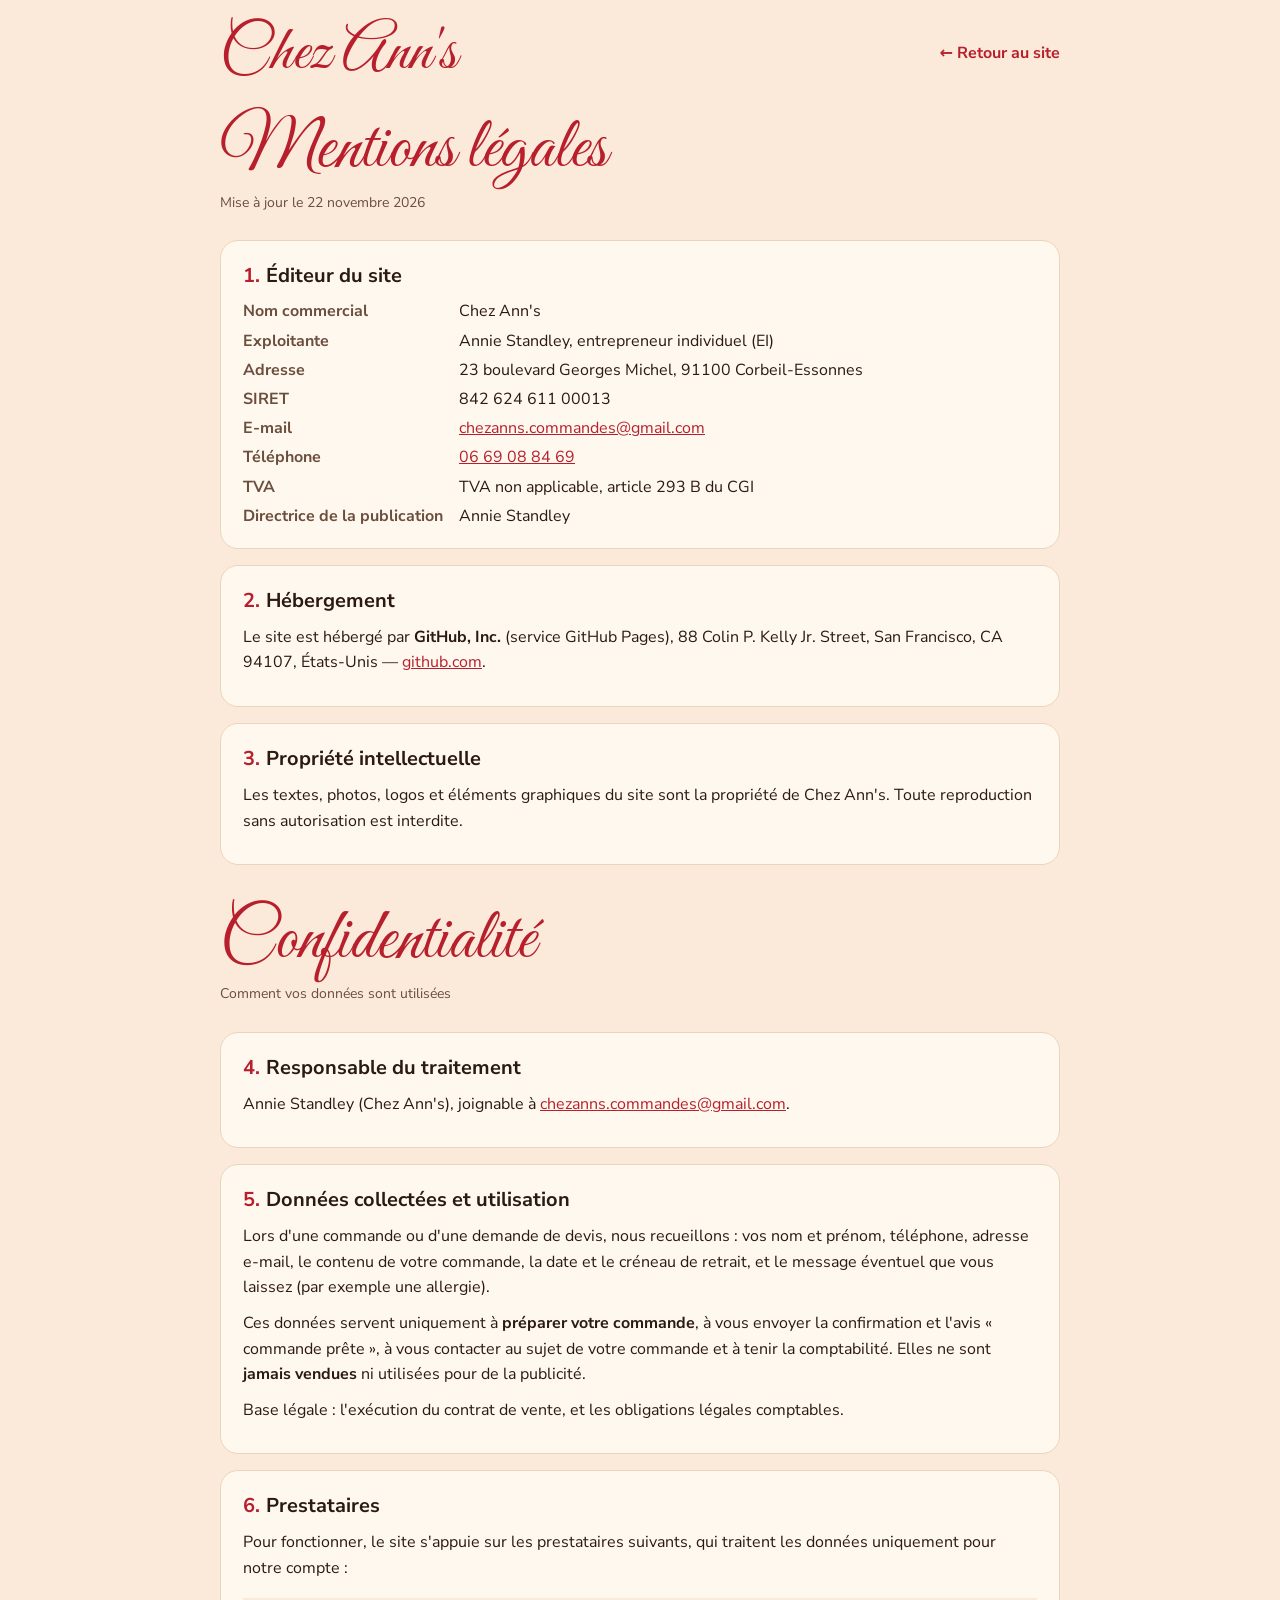
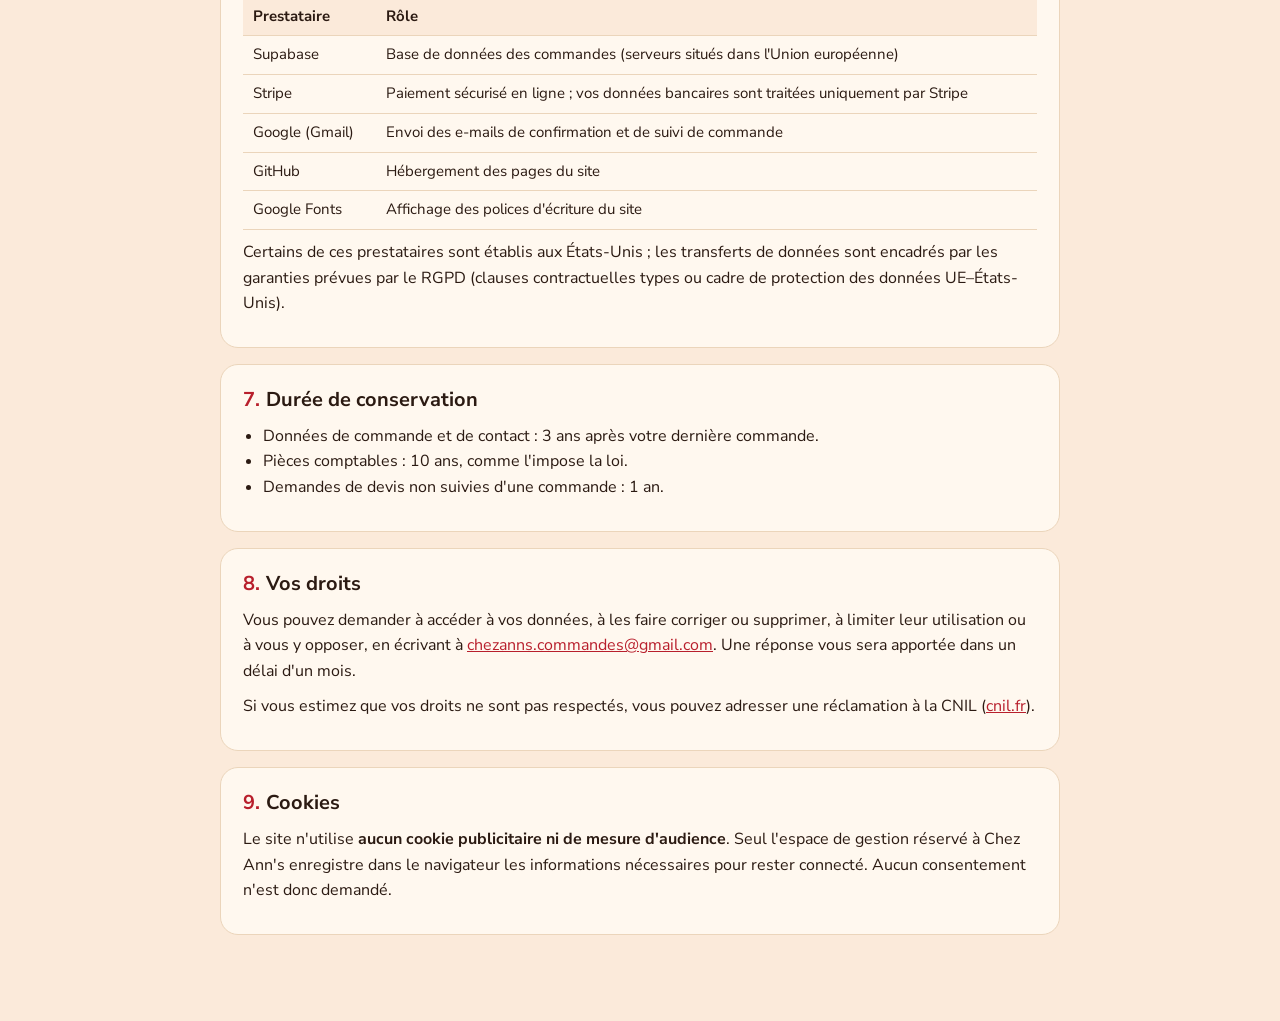
<file: mentions-legales.html>
<!doctype html>
<html lang="fr">
<head>
  <meta charset="utf-8">
  <meta name="viewport" content="width=device-width, initial-scale=1">
  <title>Mentions légales et confidentialité — Chez Ann's</title>
  <meta name="description" content="Mentions légales et politique de confidentialité du site Chez Ann's.">
  <link rel="preconnect" href="https://fonts.googleapis.com">
  <link rel="preconnect" href="https://fonts.gstatic.com" crossorigin>
  <link href="https://fonts.googleapis.com/css2?family=Great+Vibes&family=Nunito+Sans:wght@400;600;700;800&display=swap" rel="stylesheet">
  <link rel="stylesheet" href="css/style.css">
  <link rel="stylesheet" href="css/legal.css">
</head>
<body>
<header class="legal-top">
  <a href="index.html" class="logo"><span class="logo__name">Chez Ann's</span></a>
  <a href="index.html" class="back">← Retour au site</a>
</header>

<main class="legal">
  <h1>Mentions légales</h1>
  <p class="updated">Mise à jour le 22 novembre 2026</p>

  <section id="editeur">
    <h2><span>1.</span>Éditeur du site</h2>
    <dl>
      <dt>Nom commercial</dt><dd>Chez Ann's</dd>
      <dt>Exploitante</dt><dd>Annie Standley, entrepreneur individuel (EI)</dd>
      <dt>Adresse</dt><dd>23 boulevard Georges Michel, 91100 Corbeil-Essonnes</dd>
      <dt>SIRET</dt><dd>842 624 611 00013</dd>
      <dt>E-mail</dt><dd><a href="mailto:chezanns.commandes@gmail.com">chezanns.commandes@gmail.com</a></dd>
      <dt>Téléphone</dt><dd><a href="tel:+33669088469">06 69 08 84 69</a></dd>
      <dt>TVA</dt><dd>TVA non applicable, article 293 B du CGI</dd>
      <dt>Directrice de la publication</dt><dd>Annie Standley</dd>
    </dl>
  </section>

  <section id="hebergeur">
    <h2><span>2.</span>Hébergement</h2>
    <p>Le site est hébergé par <strong>GitHub, Inc.</strong> (service GitHub Pages), 88 Colin P. Kelly Jr. Street, San Francisco, CA 94107, États-Unis — <a href="https://github.com" rel="noopener">github.com</a>.</p>
  </section>

  <section id="propriete">
    <h2><span>3.</span>Propriété intellectuelle</h2>
    <p>Les textes, photos, logos et éléments graphiques du site sont la propriété de Chez Ann's. Toute reproduction sans autorisation est interdite.</p>
  </section>

  <h1 id="confidentialite" style="margin-top:40px">Confidentialité</h1>
  <p class="updated">Comment vos données sont utilisées</p>

  <section>
    <h2><span>4.</span>Responsable du traitement</h2>
    <p>Annie Standley (Chez Ann's), joignable à <a href="mailto:chezanns.commandes@gmail.com">chezanns.commandes@gmail.com</a>.</p>
  </section>

  <section>
    <h2><span>5.</span>Données collectées et utilisation</h2>
    <p>Lors d'une commande ou d'une demande de devis, nous recueillons : vos nom et prénom, téléphone, adresse e-mail, le contenu de votre commande, la date et le créneau de retrait, et le message éventuel que vous laissez (par exemple une allergie).</p>
    <p>Ces données servent uniquement à <strong>préparer votre commande</strong>, à vous envoyer la confirmation et l'avis « commande prête », à vous contacter au sujet de votre commande et à tenir la comptabilité. Elles ne sont <strong>jamais vendues</strong> ni utilisées pour de la publicité.</p>
    <p>Base légale : l'exécution du contrat de vente, et les obligations légales comptables.</p>
  </section>

  <section>
    <h2><span>6.</span>Prestataires</h2>
    <p>Pour fonctionner, le site s'appuie sur les prestataires suivants, qui traitent les données uniquement pour notre compte :</p>
    <div class="table-wrap">
      <table>
        <thead><tr><th>Prestataire</th><th>Rôle</th></tr></thead>
        <tbody>
          <tr><td>Supabase</td><td>Base de données des commandes (serveurs situés dans l'Union européenne)</td></tr>
          <tr><td>Stripe</td><td>Paiement sécurisé en ligne ; vos données bancaires sont traitées uniquement par Stripe</td></tr>
          <tr><td>Google (Gmail)</td><td>Envoi des e-mails de confirmation et de suivi de commande</td></tr>
          <tr><td>GitHub</td><td>Hébergement des pages du site</td></tr>
          <tr><td>Google Fonts</td><td>Affichage des polices d'écriture du site</td></tr>
        </tbody>
      </table>
    </div>
    <p>Certains de ces prestataires sont établis aux États-Unis ; les transferts de données sont encadrés par les garanties prévues par le RGPD (clauses contractuelles types ou cadre de protection des données UE–États-Unis).</p>
  </section>

  <section>
    <h2><span>7.</span>Durée de conservation</h2>
    <ul>
      <li>Données de commande et de contact : 3 ans après votre dernière commande.</li>
      <li>Pièces comptables : 10 ans, comme l'impose la loi.</li>
      <li>Demandes de devis non suivies d'une commande : 1 an.</li>
    </ul>
  </section>

  <section>
    <h2><span>8.</span>Vos droits</h2>
    <p>Vous pouvez demander à accéder à vos données, à les faire corriger ou supprimer, à limiter leur utilisation ou à vous y opposer, en écrivant à <a href="mailto:chezanns.commandes@gmail.com">chezanns.commandes@gmail.com</a>. Une réponse vous sera apportée dans un délai d'un mois.</p>
    <p>Si vous estimez que vos droits ne sont pas respectés, vous pouvez adresser une réclamation à la CNIL (<a href="https://www.cnil.fr" rel="noopener">cnil.fr</a>).</p>
  </section>

  <section>
    <h2><span>9.</span>Cookies</h2>
    <p>Le site n'utilise <strong>aucun cookie publicitaire ni de mesure d'audience</strong>. Seul l'espace de gestion réservé à Chez Ann's enregistre dans le navigateur les informations nécessaires pour rester connecté. Aucun consentement n'est donc demandé.</p>
  </section>
</main>
</body>
</html>
</file>
<file: css/style.css>
/* Chez Ann's — site client */
:root{
  --cream:#FBEADA;
  --card:#FFF8EF;
  --ink:#2B1A12;
  --red:#B81F2C;
  --red-dark:#8E1620;
  --gold:#F7B52A;
  --gold-line:#F2A81D;
  --border:#F2C46A;
  --script:'Great Vibes', cursive;
  --sans:'Nunito Sans', system-ui, -apple-system, sans-serif;
}
*{box-sizing:border-box}
[hidden]{display:none !important}
html{scroll-behavior:smooth}
body{margin:0;background:var(--cream);color:var(--ink);font-family:var(--sans);font-size:16px;line-height:1.45;overflow-x:hidden}
img{max-width:100%}
a{color:var(--red)}
a:hover{color:var(--red-dark)}
:focus-visible{outline:3px solid var(--red);outline-offset:3px;border-radius:6px}

/* Boutons */
.btn{display:inline-flex;align-items:center;justify-content:center;gap:10px;padding:14px 28px;border-radius:999px;font:800 17px var(--sans);text-decoration:none;border:0;cursor:pointer;transition:transform .15s, box-shadow .15s}
.btn svg{fill:none;stroke:currentColor;stroke-width:3}
.btn:hover{transform:translateY(-1px)}
.btn--gold{background:var(--gold);color:var(--ink);box-shadow:0 6px 16px rgba(0,0,0,.22)}
.btn--gold:hover{color:var(--ink)}
.btn--red{background:var(--red);color:#FFF6EA}
.btn--red:hover{background:var(--red-dark);color:#FFF6EA}
.btn--red:disabled{background:#C9A99A;cursor:not-allowed;transform:none}
.btn--outline{border:2px solid var(--red);color:var(--red);background:transparent;font-weight:700;padding:12px 24px}
.btn--block{width:100%}

/* En-tête */
.topbar{max-width:1240px;margin:0 auto;padding:22px 28px 10px;display:flex;flex-wrap:wrap;align-items:center;gap:12px 56px}
.logo{display:flex;flex-direction:column;text-decoration:none}
.logo__name{font-family:var(--script);font-size:64px;line-height:1;color:var(--red)}
.logo__swoosh{margin:-2px 0 0 30px}
.logo__swoosh path{fill:none;stroke:var(--gold-line);stroke-width:3;stroke-linecap:round}
.nav{display:flex;flex-wrap:wrap;gap:2px 30px;font-weight:600}
.nav a{color:var(--ink);text-decoration:none;padding:10px 0;border-bottom:2px solid transparent}
.nav a.is-active,.nav a:hover{color:var(--red);border-bottom-color:var(--red)}

/* Hero */
.hero{position:relative;min-height:480px;background:#6A3A12;overflow:hidden}
.hero__img{position:absolute;inset:0;width:100%;height:100%;object-fit:cover;object-position:70% center}
.hero__shade{position:absolute;inset:0;background:linear-gradient(90deg,rgba(60,30,8,.45) 0%,rgba(60,30,8,.2) 40%,rgba(60,30,8,0) 60%)}
.wave{position:absolute;left:0;width:100%;fill:var(--cream)}
.wave--top{top:-1px;height:60px}
.wave--bottom{bottom:-1px;height:70px}
.hero__content{position:relative;max-width:1240px;margin:0 auto;padding:64px 28px 110px;display:flex;flex-direction:column;align-items:flex-start;gap:14px}
.hero__title{margin:0;font-family:var(--script);font-weight:400;font-size:clamp(52px,7vw,86px);line-height:.95;color:#FFF6EA;text-shadow:0 2px 10px rgba(0,0,0,.35);max-width:560px}
.hero__title span{color:var(--gold);font-size:1.35em}
.hero__text{margin:6px 0 12px;font-size:17px;color:#FFF6EA;max-width:440px;text-shadow:0 1px 6px rgba(0,0,0,.45)}

/* Sections */
.section{max-width:1240px;margin:0 auto;padding:32px 28px 40px}
.section__head{display:flex;flex-direction:column;align-items:center;gap:6px;text-align:center;margin-bottom:30px}
.section__head p{margin:0;font-size:18px}
.script-title{display:flex;align-items:center;gap:18px}
.script-title h2{margin:0;font-family:var(--script);font-weight:400;font-size:clamp(46px,6vw,74px);line-height:1;color:var(--red)}
.flourish{width:70px;height:22px;flex-shrink:0}
.flourish path{fill:none;stroke:var(--gold-line);stroke-width:4;stroke-linecap:round}
.flourish--flip{transform:scaleX(-1)}
.hint-line{text-align:center;margin:22px 0 0;font-weight:600;color:#6B4E3D}

/* Cartes box */
.box-grid{display:grid;grid-template-columns:repeat(auto-fit,minmax(240px,1fr));gap:22px}
.box-card{position:relative;background:var(--card);border:2px solid var(--border);border-radius:22px;overflow:hidden;display:flex;flex-direction:column;box-shadow:0 6px 18px rgba(150,80,20,.12);transition:transform .15s, box-shadow .15s, border-color .15s;cursor:pointer}
.box-card:hover{transform:translateY(-3px);box-shadow:0 10px 26px rgba(150,80,20,.2)}
.box-card img{width:100%;height:190px;object-fit:cover;display:block}
.box-card__body{padding:16px 16px 20px;display:flex;flex-direction:column;align-items:center;gap:8px;text-align:center;flex:1}
.box-card h3{margin:0;font-family:var(--script);font-weight:400;font-size:40px;line-height:1.05;color:var(--red)}
.box-card p{margin:0;font-size:15px;font-weight:600;color:var(--red)}
.box-card__check{display:none;position:absolute;top:12px;right:12px;background:var(--red);color:#FFF6EA;font-weight:800;font-size:14px;padding:6px 12px;border-radius:999px}
.box-card.is-selected{border-color:var(--red);box-shadow:0 0 0 3px var(--red),0 10px 26px rgba(150,80,20,.22)}
.box-card.is-selected .box-card__check{display:block}
.pill{margin-top:auto;min-width:110px;min-height:44px;padding:8px 22px;background:var(--gold);color:var(--ink);font:800 22px var(--sans);border:0;border-radius:999px;cursor:pointer}
.pill--small{font-size:19px}
.box-card.is-selected .pill{background:var(--red);color:#FFF6EA}

/* Compose */
.section--compose{padding-bottom:64px}
.compose-status{margin-top:10px !important;font-size:16px !important;font-weight:700;color:var(--red);background:#FFF8EF;border:2px dashed var(--border);padding:8px 18px;border-radius:999px}
.menus{display:flex;flex-wrap:wrap;gap:36px 24px;align-items:stretch}
.menu{position:relative;margin:0;border:2px solid var(--border);border-radius:22px;background:var(--card);padding:40px 26px 24px;min-width:0;transition:opacity .2s}
.menu--classique{flex:999 1 560px}
.menu--caraibes{flex:1 1 340px}
.menu legend{position:absolute;top:-20px;padding:9px 30px;border-radius:999px;font-size:18px;font-weight:700;white-space:nowrap}
.menu--classique legend{left:90px;background:var(--red);color:#FFF6EA}
.menu--caraibes legend{left:30px;background:var(--gold);color:#fff;text-shadow:0 1px 2px rgba(120,60,0,.5)}
.menu__cols{display:grid;grid-template-columns:repeat(auto-fit,minmax(240px,1fr));gap:0 28px}
.menu__col{display:flex;flex-direction:column;gap:2px}
.menu__col--sep{border-left:1.5px solid var(--border);padding-left:24px}
.menu label{display:flex;align-items:flex-start;gap:12px;font-size:16px;padding:6px 0;cursor:pointer}
.menu input{width:19px;height:19px;margin:1px 0 0;flex-shrink:0;accent-color:var(--red);cursor:pointer}
.menu__locked{display:none;margin:0 0 8px;font-weight:700;color:#8a6a55}
.menu.is-locked .menu__cols,.menu.is-locked legend{opacity:.45}
.menu.is-locked .menu__locked{display:block}
.menu.is-locked label{cursor:not-allowed}

/* Bandeau */
.band{position:relative;background:linear-gradient(90deg,#D9550F 0%,#EE7A12 45%,#F5A21E 100%);color:#FFF6EA;overflow:hidden}
.band__wave{position:absolute;left:0;width:100%;height:40px;fill:var(--cream)}
.band__wave--top{top:-1px}
.band__wave--bottom{bottom:-1px}
.band__inner{position:relative;max-width:1100px;margin:0 auto;padding:58px 28px;display:flex;flex-wrap:wrap;justify-content:space-around;align-items:center;gap:24px 40px}
.band__item{display:flex;align-items:center;gap:16px;font-size:18px;line-height:1.35}
.band__item svg{fill:none;stroke:#FFF6EA;stroke-width:2.2;stroke-linecap:round;stroke-linejoin:round;flex-shrink:0}
.band__sep{width:1px;height:48px;background:rgba(255,246,234,.5)}

/* Univers */
.univers{max-width:1240px;margin:0 auto;padding:48px 28px 8px;display:flex;flex-wrap:wrap;align-items:center;gap:32px 48px}
.univers__text{flex:1 1 360px;display:flex;flex-direction:column;align-items:flex-start;gap:14px}
.univers__text h2{margin:0;font-family:var(--script);font-weight:400;font-size:72px;line-height:1;color:var(--red)}
.univers__text p{margin:0;font-size:18px;line-height:1.55;max-width:440px}
.univers__text .btn svg{stroke-width:3}
.univers__sep{width:2px;height:140px;background:var(--red);opacity:.6}
.univers__quote{flex:1 1 460px;display:flex;flex-direction:column;align-items:center;text-align:center;transform:rotate(-4deg)}
.univers__big{margin:0;font-family:var(--script);font-size:clamp(54px,6.5vw,88px);line-height:1;color:var(--red)}
.univers__small{margin:4px 0 0 60px;font-family:var(--script);font-size:clamp(34px,4vw,52px);line-height:1;color:var(--red)}
.univers__quote svg{margin:8px 0 0 80px;max-width:100%}
.univers__quote svg path{fill:none;stroke:var(--gold-line);stroke-width:4;stroke-linecap:round}

/* Pied de page */
.footer{padding-bottom:90px}
.footer__deco{position:relative;height:150px;max-width:1440px;margin:0 auto}
.footer__bow,.footer__fly{position:absolute}
.footer__bow{bottom:0;height:auto}
.footer__bow--left{left:3%;width:250px}
.footer__bow--right{right:2%;width:270px}
.footer__swoosh{position:absolute;left:50%;bottom:52px;width:460px;height:60px;transform:translateX(-50%)}
.footer__swoosh path{fill:none;stroke:var(--gold-line);stroke-width:4;stroke-linecap:round}
.footer__fly{left:50%;bottom:30px;width:124px;transform:translateX(-50%)}
.footer__legal{text-align:center;font-size:14px;color:#6B4E3D;margin:10px 16px 0}

/* Barre de commande */
.cartbar{position:fixed;left:50%;bottom:16px;transform:translateX(-50%);z-index:50;width:min(720px,calc(100% - 24px));display:flex;align-items:center;justify-content:space-between;gap:14px;background:var(--ink);color:#FFF6EA;padding:12px 12px 12px 24px;border-radius:999px;box-shadow:0 12px 30px rgba(43,26,18,.35)}
.cartbar[hidden]{display:none}
.cartbar__info{display:flex;flex-direction:column;line-height:1.25;min-width:0}
.cartbar__info strong{font-size:17px}
.cartbar__info span{font-size:14px;color:#F2D9BE}
.cartbar .btn{padding:12px 22px;font-size:16px;flex-shrink:0}

/* Fenêtres */
.modal{border:0;padding:0;border-radius:26px;width:min(620px,calc(100% - 24px));max-height:calc(100dvh - 24px);background:var(--card);color:var(--ink);box-shadow:0 20px 60px rgba(43,26,18,.4)}
.modal::backdrop{background:rgba(43,26,18,.55)}
.modal__inner{position:relative;padding:30px 28px 24px;display:flex;flex-direction:column;gap:18px}
.modal__inner--center{align-items:center;text-align:center}
.modal__close{position:absolute;top:12px;right:14px;width:44px;height:44px;border:0;background:transparent;font-size:30px;line-height:1;color:var(--ink);cursor:pointer;border-radius:50%}
.modal__close:hover{background:#F3DFC8}
.modal__title{margin:0;font-family:var(--script);font-weight:400;font-size:52px;line-height:1;color:var(--red)}
.recap{background:#fff;border:2px solid var(--border);border-radius:18px;padding:16px 18px;display:flex;flex-direction:column;gap:10px}
.recap__row{display:flex;justify-content:space-between;align-items:center;gap:12px}
.recap__row strong{font-size:19px}
.recap__items{list-style:none;margin:0;padding:0;display:flex;flex-wrap:wrap;gap:6px}
.recap__items li{font-size:13px;font-weight:600;background:#FBEADA;border-radius:999px;padding:4px 10px}
.recap__money{border-top:1px solid #F0DCC4;padding-top:10px;display:flex;flex-direction:column;gap:6px}
.recap__money>div{display:flex;justify-content:space-between;gap:12px}
.recap__deposit{background:var(--gold);border-radius:12px;padding:10px 12px;font-weight:700}
.recap__deposit strong{font-size:20px}
.recap__rest{font-size:14px;color:#6B4E3D}
.recap__quote{margin:0;font-size:15px;color:#6B4E3D}
.qty{display:flex;align-items:center;border:1.5px solid #D8BFA2;border-radius:12px;overflow:hidden;background:#fff}
.qty button{width:44px;height:44px;border:0;background:transparent;font-size:22px;cursor:pointer;color:var(--ink)}
.qty button:hover{background:#FBEADA}
.qty output{min-width:30px;text-align:center;font-weight:800;font-size:17px}
.fields{display:grid;grid-template-columns:repeat(auto-fit,minmax(220px,1fr));gap:14px}
.fields label{display:flex;flex-direction:column;gap:6px;font-weight:700;font-size:15px}
.fields__full{grid-column:1/-1}
.fields input,.fields select,.fields textarea{font:400 16px var(--sans);color:var(--ink);padding:12px 14px;border:1.5px solid #D8BFA2;border-radius:12px;background:#fff;min-height:46px}
.fields textarea{resize:vertical}
.fields input:focus,.fields select:focus,.fields textarea:focus{outline:none;border-color:var(--red);box-shadow:0 0 0 3px rgba(184,31,44,.15)}
.fields [hidden]{display:none}
.pickup-note{margin:0;font-size:15px;color:#4A3427}
.consent{display:flex;gap:10px;align-items:flex-start;font-size:15px;cursor:pointer}
.consent input{width:19px;height:19px;margin:2px 0 0;accent-color:var(--red);flex-shrink:0}
.form-error{margin:0;background:#FBE0D8;color:#8E1620;border-radius:12px;padding:10px 14px;font-weight:600}
.secure{margin:0;display:flex;align-items:center;justify-content:center;gap:6px;font-size:14px;color:#6B4E3D}
.secure svg{fill:none;stroke:currentColor;stroke-width:2}
.return__fly{width:90px}

.toast{position:fixed;left:50%;top:18px;transform:translateX(-50%);z-index:100;background:var(--ink);color:#FFF6EA;padding:12px 20px;border-radius:999px;font-weight:600;box-shadow:0 10px 24px rgba(0,0,0,.25);max-width:calc(100% - 24px);text-align:center}
.toast[hidden]{display:none}

/* Mobile */
@media (max-width:760px){
  .topbar{justify-content:center;gap:4px 20px;padding:16px 16px 6px}
  .logo{align-items:center}
  .logo__swoosh{margin-left:0}
  .nav{justify-content:center;gap:0 18px;font-size:15px}
  .hero{min-height:440px}
  .hero__img{object-position:75% center}
  .hero__shade{background:linear-gradient(180deg,rgba(60,30,8,.55) 0%,rgba(60,30,8,.35) 60%,rgba(60,30,8,.1) 100%)}
  .hero__content{padding:56px 16px 100px}
  .section,.univers{padding-left:16px;padding-right:16px}
  .script-title{gap:8px}
  .flourish{width:36px}
  .menu{padding:40px 16px 18px}
  .menu--classique legend{left:20px}
  .menu--caraibes legend{left:20px}
  .menu legend{font-size:16px;padding:8px 18px}
  .menu__col--sep{border-left:0;padding-left:0;border-top:1.5px solid var(--border);padding-top:8px;margin-top:8px}
  .band__sep,.univers__sep{display:none}
  .band__inner{justify-content:flex-start;padding:52px 24px}
  .univers__small{margin-left:20px}
  .univers__quote svg{margin-left:0}
  .footer__bow--left{width:130px;left:0}
  .footer__bow--right{width:140px;right:0}
  .footer__swoosh{width:240px}
  .footer__fly{width:90px}
  .modal__inner{padding:26px 18px 20px}
  .cartbar{padding-left:18px}
}
@media (prefers-reduced-motion:reduce){html{scroll-behavior:auto}*{transition:none !important}}
main,.footer{overflow-x:clip}

/* Niveau d'épices (compact, sous les Classiques) */
.spice-mini{display:flex;flex-wrap:wrap;align-items:center;gap:8px;margin-top:16px;padding-top:14px;border-top:1.5px dashed var(--border);border-radius:0}
.spice-mini__title{font-weight:800;font-size:15px;margin-right:4px}
.menu .spice-mini__opt,.noel .spice-mini__opt{display:inline-flex;align-items:center;gap:6px;min-height:36px;padding:5px 16px 5px 10px;white-space:nowrap;position:relative;border:1.5px solid #EBD5BB;border-radius:999px;background:#fff;font-size:14px;font-weight:600;cursor:pointer;transition:border-color .15s,background .15s}
.menu .spice-mini__opt:hover,.noel .spice-mini__opt:hover{border-color:var(--border)}
.spice-mini__opt input{position:absolute;opacity:0;width:1px;height:1px}
.menu .spice-mini__opt:has(input:checked),.noel .spice-mini__opt:has(input:checked){border-color:#D62828;background:#FFF0E8;color:#8E1620}
.menu .spice-mini__opt:has(input:focus-visible),.noel .spice-mini__opt:has(input:focus-visible){outline:3px solid var(--red);outline-offset:2px}
.spice-mini__ic{display:inline-flex;gap:0}
.chili{width:18px;height:18px}
.spice-mini__ic--off .chili{filter:grayscale(1);opacity:.4}
.spice-mini.is-missing{animation:spice-shake .35s}
.menu .spice-mini.is-missing .spice-mini__opt,.noel .spice-mini.is-missing .spice-mini__opt{border-color:#D62828}
@keyframes spice-shake{0%,100%{transform:none}25%{transform:translateX(-6px)}75%{transform:translateX(6px)}}
.recap__spice{margin:0;font-weight:700;font-size:15px;display:flex;align-items:center;gap:6px}
.recap__spice .chili{width:20px;height:20px}
@media (max-width:760px){.spice-mini__title{flex-basis:100%}}
.modal__title{padding-right:44px}
.recap__deposit strong{white-space:nowrap}

/* Choix du paiement */
.paychoice{display:flex;flex-direction:column;gap:8px}
.paychoice__opt{display:flex;align-items:center;gap:12px;padding:10px 12px;border:1.5px solid #EBD5BB;border-radius:12px;background:#fff;cursor:pointer;transition:background .15s,border-color .15s}
.paychoice__opt input{width:19px;height:19px;margin:0;accent-color:var(--red);flex-shrink:0}
.paychoice__txt{flex:1;display:flex;flex-direction:column;line-height:1.3;min-width:0}
.paychoice__txt strong{font-size:15px}
.paychoice__txt small{font-size:13px;color:#6B4E3D}
.paychoice__opt b{font-size:19px;white-space:nowrap}
.paychoice__opt:has(input:checked){background:var(--gold);border-color:var(--gold)}
.paychoice__opt:has(input:checked) small{color:#4A3427}

/* Délai de commande et annulation */
.hint-line__small{font-weight:400;font-size:14px}
.fields__hint{margin:-4px 0 0;font-size:14px;color:#6B4E3D}
.cancel-note{margin:0;font-size:14px;color:#4A3427;background:#FFF0E8;border-left:3px solid #D62828;padding:8px 12px;border-radius:8px}

/* ── Spécial Noël ── */
.btn--noel{background:#B81F2C;color:#FFF6EA;border:2px solid #FFF6EA;box-shadow:0 6px 16px rgba(0,0,0,.22)}
.btn--noel:hover{background:#8E1620;color:#FFF6EA}
.hero__ctas{display:flex;flex-wrap:wrap;gap:12px}
.nav a.nav__noel{color:#B81F2C;font-weight:800}
.noel{position:relative;background:#9E1B26;color:#FFF6EA;overflow:hidden;margin-top:8px}
.noel[hidden]{display:none}
.noel::before{content:"";position:absolute;inset:0;background:radial-gradient(circle at 15% 20%,rgba(247,181,42,.16) 0 2px,transparent 3px) 0 0/90px 90px,radial-gradient(circle at 60% 70%,rgba(255,246,234,.12) 0 1.5px,transparent 2.5px) 0 0/70px 70px;pointer-events:none}
.noel__wave{position:absolute;left:0;width:100%;height:50px;fill:var(--cream)}
.noel__wave--top{top:-1px}
.noel__wave--bottom{bottom:-1px}
.noel__bow{position:absolute;top:46px;width:150px;height:auto;pointer-events:none}
.noel__bow--left{left:2%}
.noel__bow--right{right:2%}
.noel__inner{position:relative;max-width:1180px;margin:0 auto;padding:96px 28px 100px;display:flex;flex-direction:column;gap:34px}
.noel__head{display:flex;flex-direction:column;align-items:center;text-align:center;gap:6px}
.noel__tag{font-size:13px;font-weight:800;letter-spacing:.12em;text-transform:uppercase;color:var(--gold)}
.noel__head h2{margin:0;font-family:var(--script);font-weight:400;font-size:clamp(58px,8vw,92px);line-height:1;color:#FFF6EA;text-shadow:0 3px 0 rgba(0,0,0,.18)}
.noel__head p{margin:0;font-size:18px}
.noel__dates{margin-top:12px !important;display:inline-block;background:var(--gold);color:var(--ink);font-weight:800;font-size:15px !important;padding:8px 18px;border-radius:999px}
.noel__closed{margin:0 auto;max-width:560px;text-align:center;background:var(--card);color:var(--ink);font-weight:700;padding:18px 22px;border-radius:18px}
.noel__groups{display:flex;flex-wrap:wrap;gap:28px;align-items:flex-start}
.noel__group{flex:1 1 420px;min-width:0;background:var(--card);color:var(--ink);border:2px solid var(--border);border-radius:24px;padding:24px 22px 22px;box-shadow:0 10px 26px rgba(60,10,10,.28)}
.noel__group h3{margin:0;font-family:var(--script);font-weight:400;font-size:46px;line-height:1;color:var(--red)}
.noel__rule{margin:4px 0 14px;font-size:14px;font-weight:700;color:#6B4E3D}
.noel__list{display:flex;flex-direction:column}
.noel-item{display:flex;align-items:center;gap:14px;padding:12px 0;border-top:1px dashed #EBD5BB}
.noel-item:first-child{border-top:0}
.noel-item__txt{flex:1;min-width:0;display:flex;flex-direction:column;line-height:1.3}
.noel-item__name{font-weight:800;font-size:17px}
.noel-item__desc{font-size:14px;color:#6B4E3D}
.noel-item__price{font-size:14px;font-weight:700;color:var(--red)}
.noel-item__line{font-size:13px;font-weight:700;color:#1E5B44;min-height:17px}
.stepper{flex:0 0 auto;display:flex;align-items:center;border:1.5px solid #D8BFA2;border-radius:999px;background:#fff;overflow:hidden}
.stepper button{width:44px;height:44px;border:0;background:transparent;font-size:22px;line-height:1;color:var(--ink);cursor:pointer}
.stepper button:hover:not(:disabled){background:#FBEADA}
.stepper button:disabled{opacity:.3;cursor:not-allowed}
.stepper output{min-width:64px;text-align:center;font-weight:800;font-size:15px}
.noel-item.has-qty .stepper{border-color:var(--red);box-shadow:0 0 0 2px rgba(184,31,44,.15)}
.spice-mini--noel{margin-top:10px}
.spice-mini--noel[hidden]{display:none}
.cartbar--noel{background:#9E1B26;border:2px solid var(--gold)}
.cartbar--stack{bottom:86px}
@media (max-width:760px){
  .noel__inner{padding:80px 14px 84px}
  .noel__bow{width:84px;top:40px}
  .noel__group{padding:20px 14px 16px}
  .noel-item{flex-wrap:wrap;gap:8px 12px}
  .noel-item__txt{flex:1 1 160px}
  .cartbar--stack{bottom:80px}
}
.state-ic{width:18px;height:18px;fill:none;stroke:#1E5B44;stroke-width:2;stroke-linecap:round;stroke-linejoin:round}
#noel-state{margin-top:8px}
.cold-note{margin:0;display:flex;gap:8px;align-items:flex-start;font-size:14px;color:#1E4A38;background:#E8F2EC;border-left:3px solid #1E5B44;padding:8px 12px;border-radius:8px}
.cold-note .state-ic{flex-shrink:0;margin-top:2px}

/* ── Box Caraïbes sur mesure ── */
.carib-persons{display:flex;flex-wrap:wrap;align-items:center;justify-content:space-between;gap:10px;background:#FFF1D6;border:1.5px solid var(--border);border-radius:16px;padding:10px 12px;margin-bottom:10px}
.carib-persons__txt{display:flex;flex-direction:column;line-height:1.25}
.carib-persons__txt small{color:#6B4E3D;font-size:13px}
.carib-help{margin:0 0 6px;font-size:14px;color:#6B4E3D}
.carib-row{display:flex;flex-wrap:wrap;align-items:center;gap:4px 10px;justify-content:space-between}
.carib-row>label{flex:1 1 200px}
.carib-price{display:none;font-size:13px;font-weight:800;color:var(--red);white-space:nowrap}
.carib-row .stepper{display:none}
.carib-row .stepper button{width:38px;height:38px;font-size:20px}
.carib-row .stepper output{min-width:52px;font-size:14px}
.menus.is-carib .carib-price{display:inline}
.menus.is-carib .carib-row.is-on .stepper{display:flex}
.menus.is-carib .carib-row.is-on .carib-price{display:none}
.carib-total{margin-top:12px;padding-top:12px;border-top:1.5px dashed var(--border);display:flex;flex-direction:column;gap:4px}
.carib-total__line{display:flex;justify-content:space-between;align-items:baseline;gap:10px;font-weight:700}
.carib-total__line strong{font-size:24px;color:var(--red)}
.carib-total__sub{font-size:14px;color:#6B4E3D}
.carib-total__sub.is-warn{color:#8E1620;font-weight:700}
.carib-total__contact{font-size:13px;font-weight:700;margin-top:4px}
/* Box Caraïbes choisie : l'encadré Caraïbes passe en premier, sur toute la largeur */
.menus.is-carib .menu--caraibes{order:1;flex:1 1 100%}
.menus.is-carib .menu--classique{order:2;flex:1 1 100%}
.menus.is-carib .menu--caraibes .menu__col{display:grid;grid-template-columns:repeat(auto-fit,minmax(380px,1fr));gap:2px 32px}
.carib-row .stepper{flex:0 0 auto}
.carib-persons{max-width:560px}
@media (max-width:760px){.menus.is-carib .menu--caraibes .menu__col{grid-template-columns:1fr}}

/* Photos des douceurs de Noël */
.noel-item__img{flex:0 0 auto;width:76px;height:76px;padding:0;border:2px solid var(--border);border-radius:18px;overflow:hidden;background:#fff;cursor:zoom-in}
.noel-item__img img{width:100%;height:100%;object-fit:cover;display:block;transition:transform .2s}
.noel-item__img:hover img{transform:scale(1.06)}
.modal--photo{width:min(900px,calc(100% - 24px));padding:0;background:#000;overflow:hidden}
.modal--photo img{display:block;width:100%;height:auto}
.modal--photo .modal__close{background:rgba(255,255,255,.9);top:10px;right:10px}
@media (max-width:760px){.noel-item__img{width:64px;height:64px;border-radius:14px}}
.noel-item .stepper{margin-left:auto}
.modal--photo img{max-height:calc(100dvh - 40px);object-fit:contain;margin:0 auto}

/* Jours complets */
.date-full{background:#FFF0E8;border-left:3px solid #D62828;border-radius:8px;padding:10px 12px;font-size:14px}
.date-full p{margin:0 0 8px;font-weight:700;color:#8E1620}
.date-full__chips{display:flex;flex-wrap:wrap;gap:6px}
.date-full__chips button{min-height:40px;padding:6px 14px;border:1.5px solid #D8BFA2;border-radius:999px;background:#fff;font:700 14px var(--sans);color:var(--ink);cursor:pointer}
.date-full__chips button::first-letter{text-transform:uppercase}
.date-full__chips button:hover{border-color:var(--red)}
</file>
<file: css/legal.css>
/* Chez Ann's — pages CGV et mentions légales */
.legal-top{max-width:880px;margin:0 auto;padding:22px 20px 0;display:flex;flex-wrap:wrap;align-items:center;justify-content:space-between;gap:10px}
.legal-top a.back{font-weight:700;text-decoration:none;padding:10px 0}
.legal{max-width:880px;margin:0 auto;padding:10px 20px 70px}
.legal h1{font-family:var(--script);font-weight:400;color:var(--red);font-size:clamp(48px,7vw,72px);line-height:1;margin:18px 0 6px}
.legal .updated{color:#6B4E3D;font-size:14px;margin:0 0 26px}
.legal nav.toc{background:var(--card);border:2px solid var(--border);border-radius:18px;padding:16px 20px;margin:0 0 30px}
.legal nav.toc ol{margin:6px 0 0;padding-left:20px;columns:2;column-gap:28px}
.legal nav.toc li{margin:3px 0;break-inside:avoid}
.legal section{background:var(--card);border:1px solid #EBD5BB;border-radius:18px;padding:20px 22px;margin:0 0 16px}
.legal h2{margin:0 0 10px;font-size:20px;color:var(--ink)}
.legal h2 span{color:var(--red);margin-right:6px}
.legal p,.legal li{font-size:16px;line-height:1.6}
.legal p{margin:0 0 10px}
.legal ul{margin:0 0 10px;padding-left:20px}
.legal table{width:100%;border-collapse:collapse;margin:6px 0 10px;font-size:15px}
.legal th,.legal td{text-align:left;padding:8px 10px;border-bottom:1px solid #EBD5BB;vertical-align:top}
.legal th{background:#FBEADA}
.legal .table-wrap{overflow-x:auto}
.legal dl{display:grid;grid-template-columns:minmax(140px,max-content) 1fr;gap:6px 16px;margin:0}
.legal dt{font-weight:700;color:#6B4E3D}
.legal dd{margin:0}
.todo{background:#FFE7A8;border-bottom:2px dashed #C98A00;padding:0 4px;border-radius:4px;font-weight:700}
@media (max-width:640px){
  .legal nav.toc ol{columns:1}
  .legal section{padding:16px 14px}
  .legal dl{grid-template-columns:1fr}
  .legal dt{margin-top:6px}
}
@media print{.legal-top,.legal nav.toc{display:none}.legal section{border:0;padding:0}}
</file>
